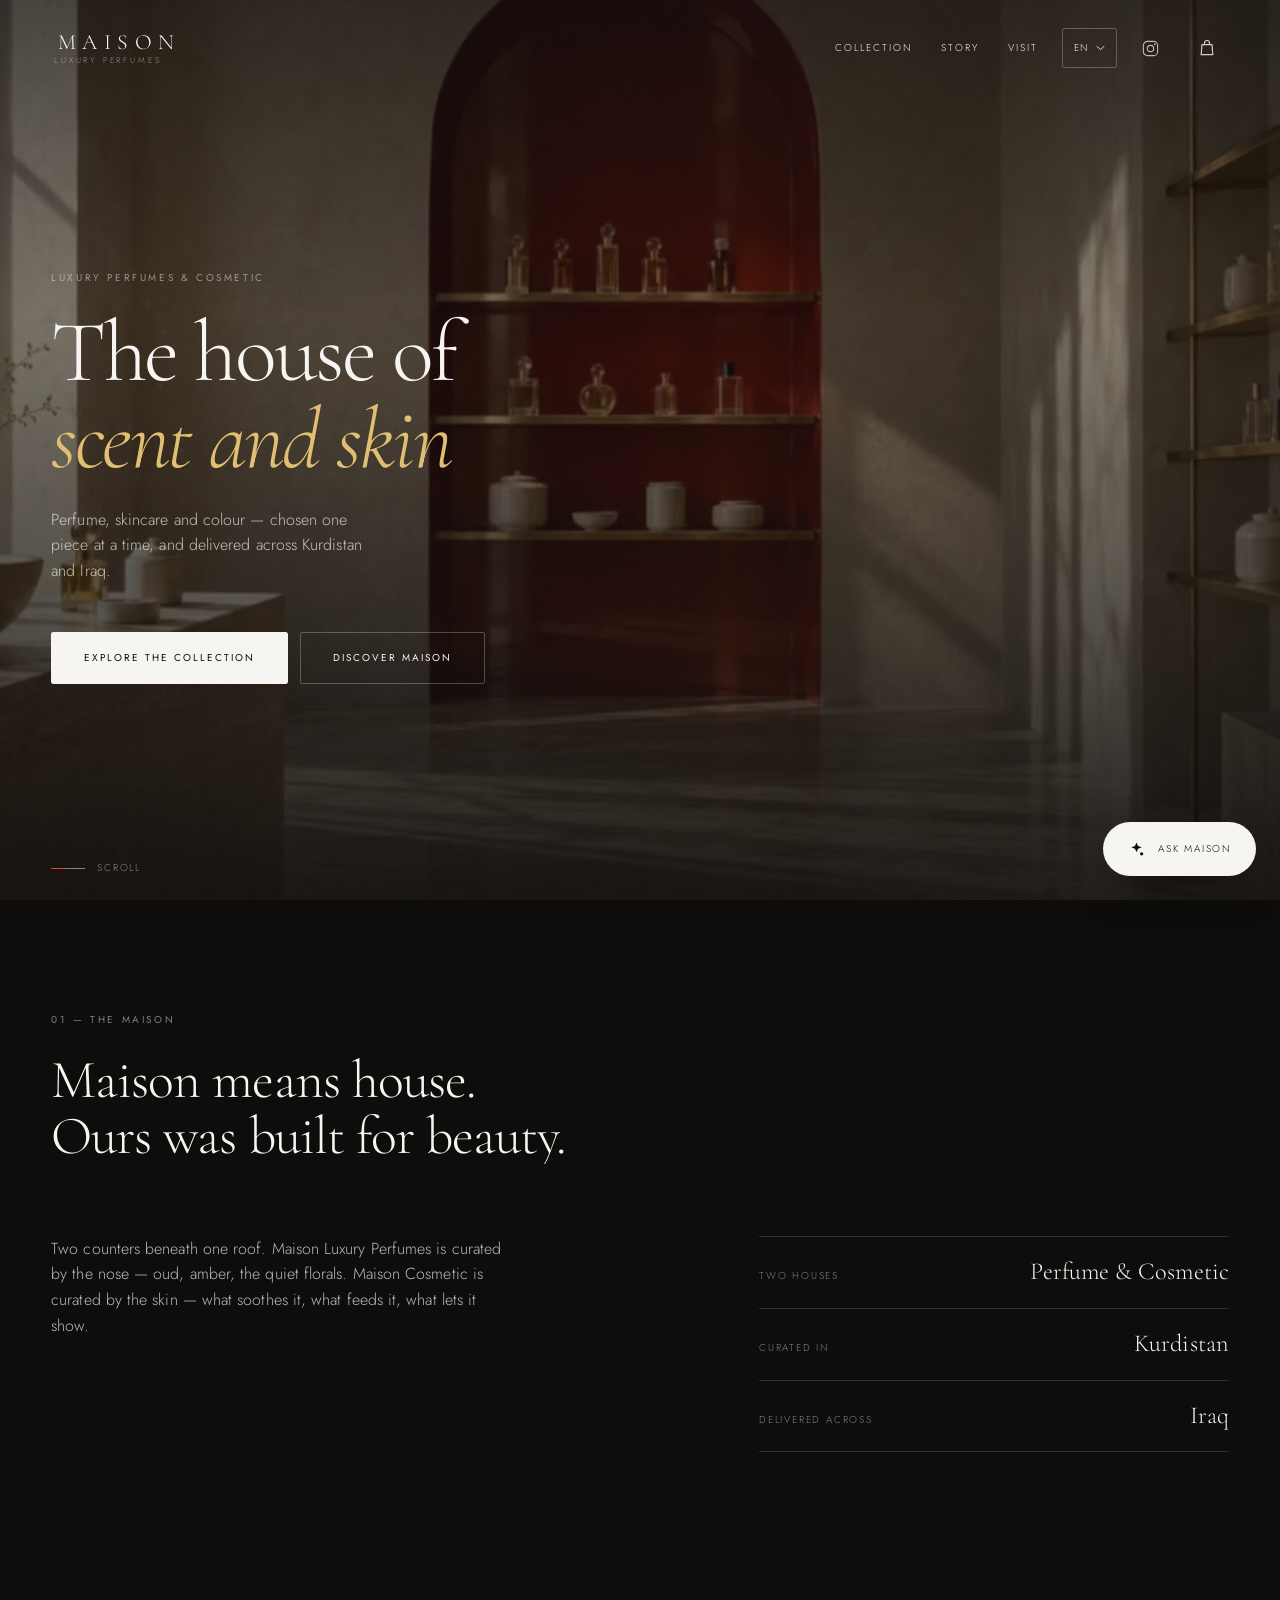
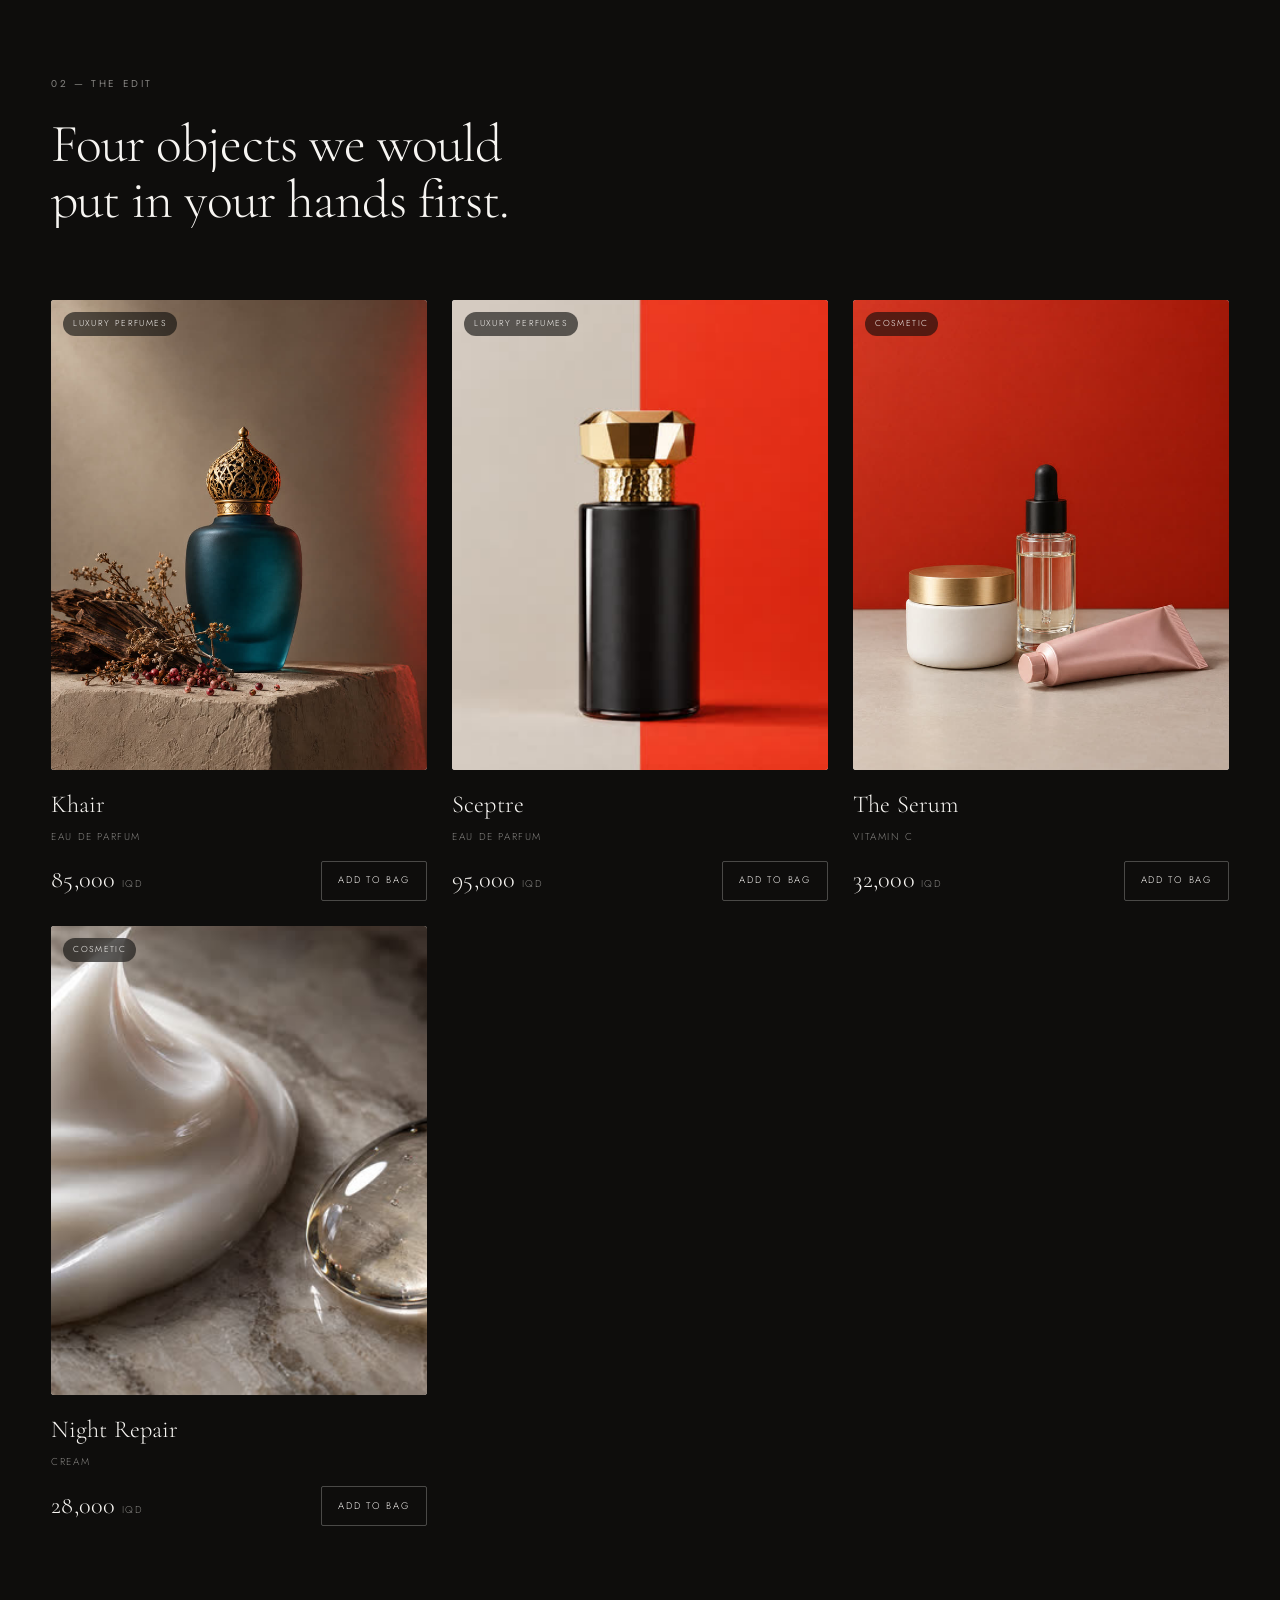
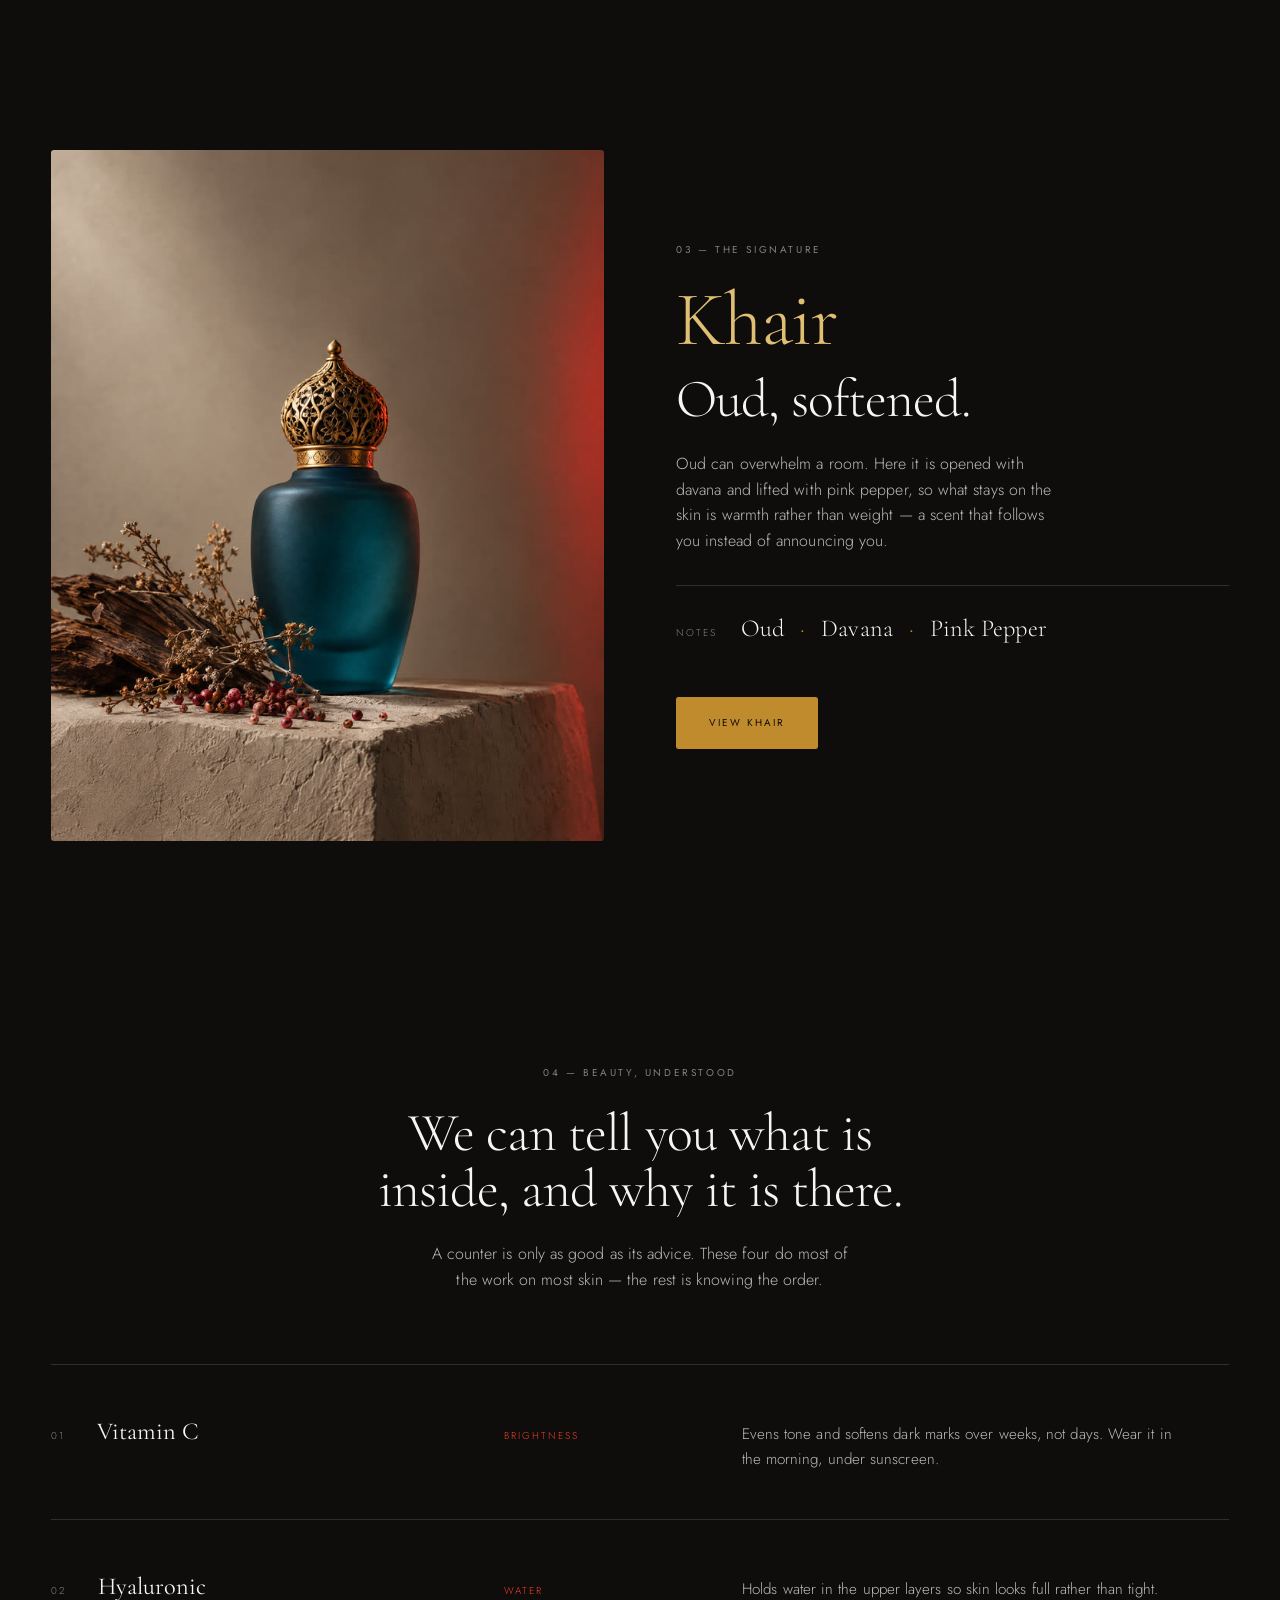
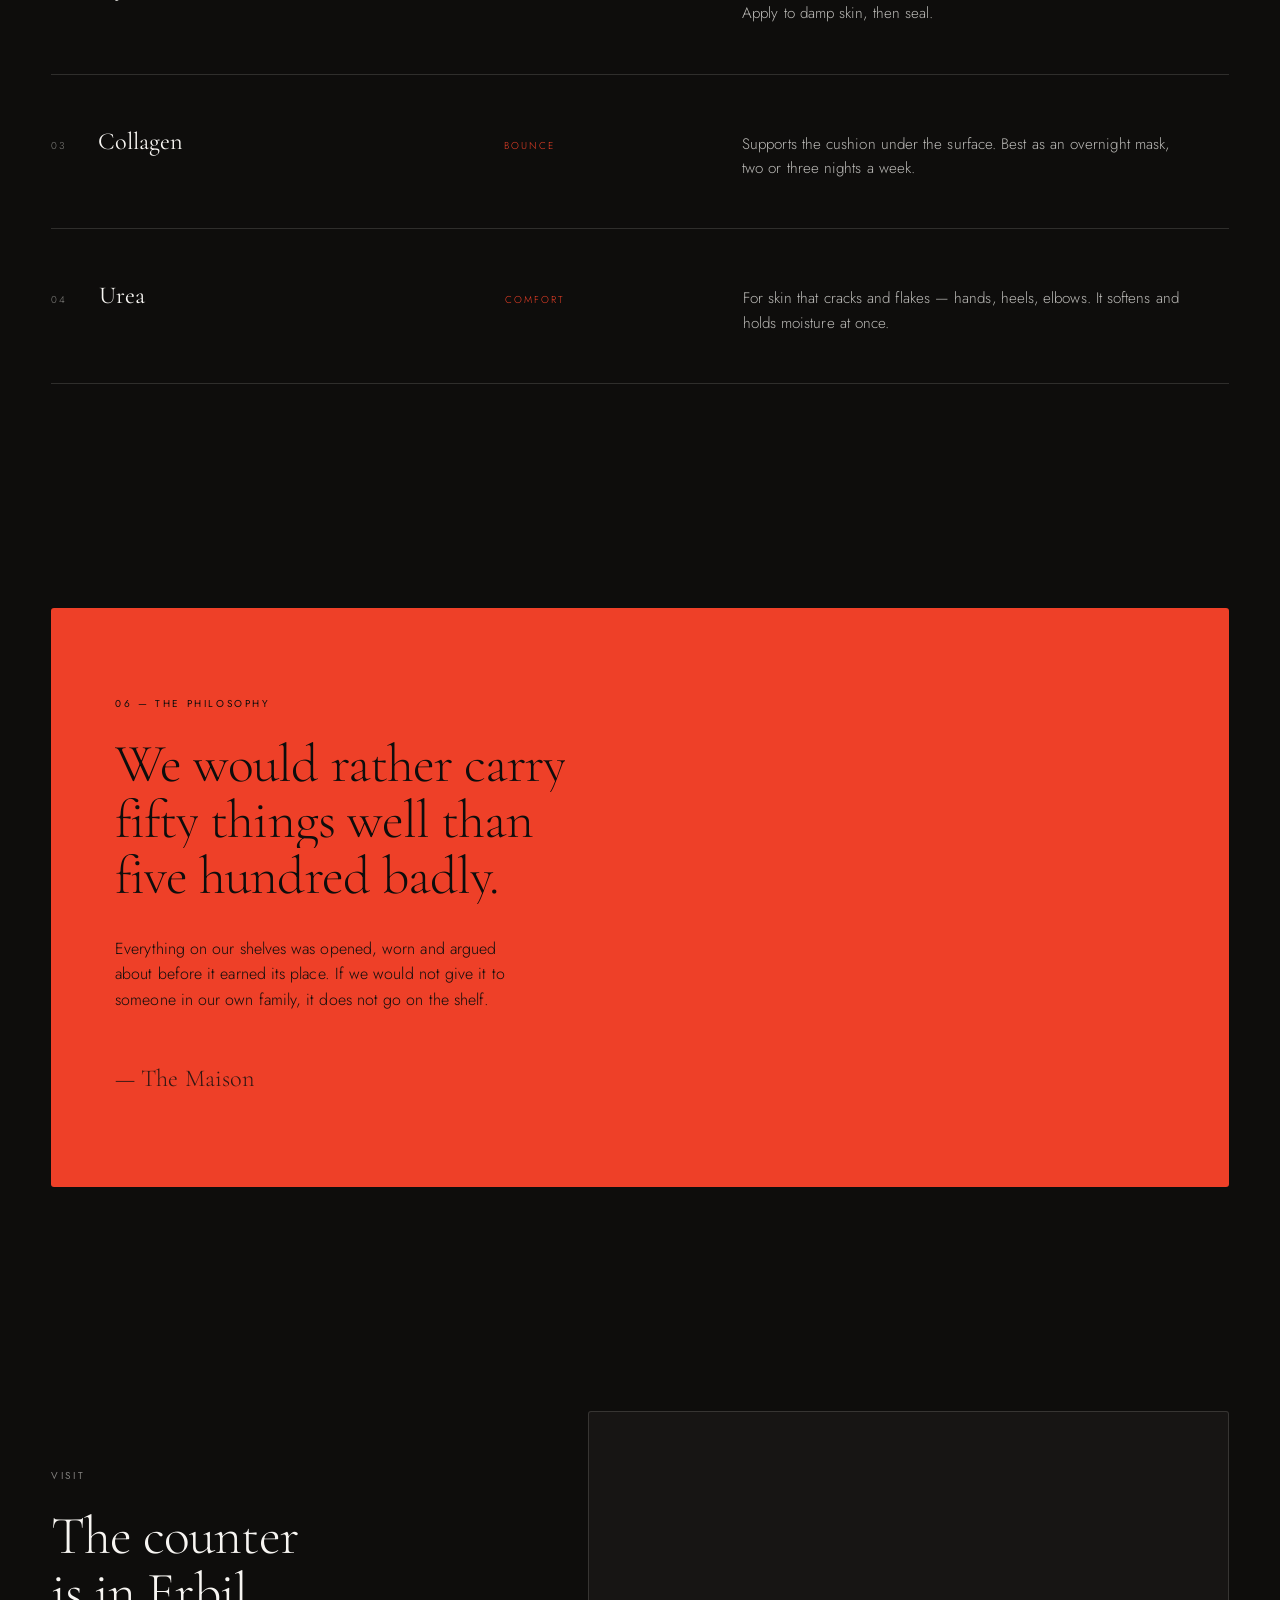
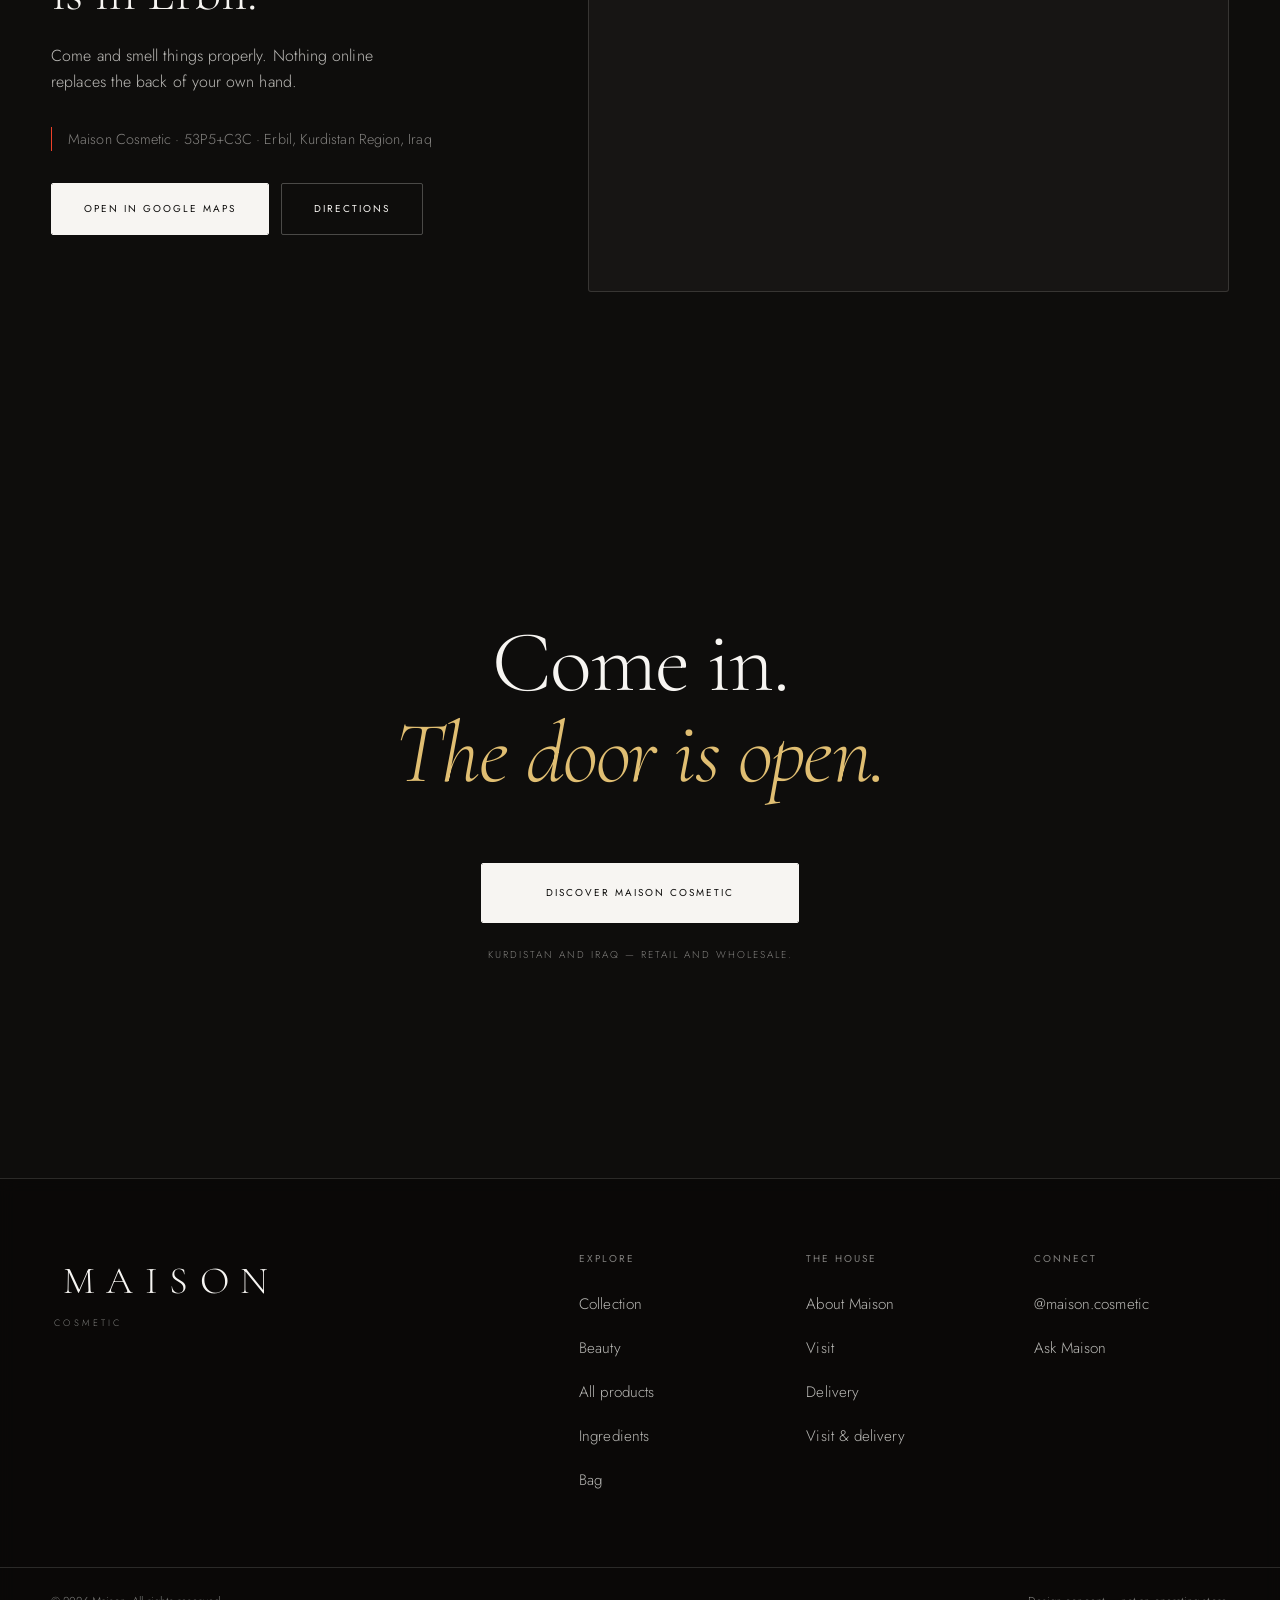
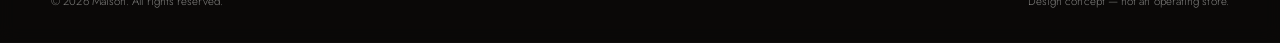
<file: index.html>
<!doctype html>
<html lang="en" dir="ltr">
<head>
<meta charset="utf-8">
<meta name="viewport" content="width=device-width, initial-scale=1, viewport-fit=cover">
<title>Maison — Luxury Perfumes &amp; Cosmetic</title>
<meta name="description" data-i18n-attr="content:doc.desc" content="Maison. A house of luxury perfume, skincare and colour — curated in Kurdistan, delivered across Iraq.">
<meta name="theme-color" content="#0E0D0C">
<link rel="canonical" href="https://maison-cosmetic-ahmads-projects-3806fa63.vercel.app/">
<meta property="og:type" content="website">
<meta property="og:site_name" content="Maison">
<meta property="og:url" content="https://maison-cosmetic-ahmads-projects-3806fa63.vercel.app/">
<meta property="og:title" content="Maison — Luxury Perfumes &amp; Cosmetic">
<meta property="og:description" content="A house of luxury perfume, skincare and colour — curated in Erbil, delivered across Kurdistan and Iraq.">
<meta property="og:image" content="https://maison-cosmetic-ahmads-projects-3806fa63.vercel.app/assets/img/og-maison.jpg">
<meta property="og:image:width" content="1200">
<meta property="og:image:height" content="630">
<meta property="og:locale" content="en">
<meta property="og:locale:alternate" content="ar">
<meta property="og:locale:alternate" content="ckb">
<meta name="twitter:card" content="summary_large_image">
<meta name="twitter:title" content="Maison — Luxury Perfumes &amp; Cosmetic">
<meta name="twitter:description" content="A house of luxury perfume, skincare and colour — curated in Erbil, delivered across Kurdistan and Iraq.">
<meta name="twitter:image" content="https://maison-cosmetic-ahmads-projects-3806fa63.vercel.app/assets/img/og-maison.jpg">
<meta name="format-detection" content="telephone=no">
<meta name="color-scheme" content="dark">

<link rel="preload" href="assets/fonts/cormorant-300.woff2" as="font" type="font/woff2" crossorigin>
<link rel="preload" href="assets/fonts/jost-300.woff2" as="font" type="font/woff2" crossorigin>
<link rel="stylesheet" href="assets/css/maison.css">
<link rel="icon" href="assets/img/mark.svg" type="image/svg+xml">
<link rel="apple-touch-icon" href="assets/img/apple-touch-icon.png">
<link rel="mask-icon" href="assets/img/mark.svg" color="#EE4028">

<script type="application/ld+json">
{
  "@context": "https://schema.org",
  "@type": "HealthAndBeautyBusiness",
  "name": "Maison Cosmetic",
  "alternateName": "Maison Luxury Perfumes",
  "description": "A house of luxury perfume, skincare and colour \u2014 curated in Erbil, delivered across Kurdistan and Iraq.",
  "url": "https://maison-cosmetic-ahmads-projects-3806fa63.vercel.app/",
  "image": "https://maison-cosmetic-ahmads-projects-3806fa63.vercel.app/assets/img/og-maison.jpg",
  "sameAs": ["https://www.instagram.com/maison.cosmetic/"],
  "address": {
    "@type": "PostalAddress",
    "addressLocality": "Erbil",
    "addressRegion": "Kurdistan Region",
    "addressCountry": "IQ"
  },
  "hasMap": "https://www.google.com/maps?q=53P5%2BC3C+MAISON+COSMETIC,+Erbil,+Erbil+Governorate&ftid=0x4007230064f77211:0xbb40c8933d0e33ff",
  "currenciesAccepted": "IQD",
  "paymentAccepted": "Cash on delivery",
  "areaServed": [
    { "@type": "AdministrativeArea", "name": "Kurdistan Region" },
    { "@type": "Country", "name": "Iraq" }
  ],
  "knowsLanguage": ["en", "ar", "ckb"]
}
</script>
</head>
<body data-view="home">

<a class="skip" href="#main" data-i18n="ui.skip">Skip to content</a>

<!-- ═══════ LOADER ═══════ -->
<div class="loader" id="loader" role="status" aria-live="polite">
  <div class="loader__inner">
    <div class="loader__mark">
      <span class="loader__letter">M</span><span class="loader__letter">A</span><span class="loader__letter">I</span><span class="loader__letter">S</span><span class="loader__letter">O</span><span class="loader__letter">N</span>
    </div>
    <div class="loader__rule"><i id="loaderBar"></i></div>
    <div class="loader__tag" data-i18n="loader.tagline">Scent · Skin · Colour</div>
  </div>
</div>

<div class="curtain" id="curtain" aria-hidden="true"><span class="curtain__mark">MAISON</span></div>

<!-- ═══════ THE JOURNEY — one film behind the whole site ═══════ -->
<div class="bg" aria-hidden="true">
  <div class="bg__media">
    <video class="bg__video" id="bgVideo" poster="assets/img/poster-journey.jpg"
           muted playsinline preload="auto" disablepictureinpicture></video>
    <img class="bg__still" id="bgStill" src="assets/img/poster-journey.jpg" alt="" decoding="async">
  </div>
</div>
<div class="bg__veil" aria-hidden="true"></div>
<div class="bg__grain" aria-hidden="true"></div>

<!-- ═══════ NAV ═══════ -->
<header class="nav" id="nav">
  <div class="nav__bar">
    <a class="nav__logo" href="#/" data-nav>
      <span class="nav__logoWord">MAISON</span>
      <span class="nav__logoSub" data-i18n="brand.perfumes">LUXURY PERFUMES</span>
    </a>

    <nav class="nav__links" aria-label="Primary">
      <a href="#/shop"   data-nav data-route="shop"  data-i18n="nav.collection">Collection</a>
      <a href="#/#story" data-nav data-spy="story" data-i18n="nav.story">Story</a>
      <a href="#/#store" data-nav data-spy="store" data-i18n="store.label">Visit</a>
    </nav>

    <div class="nav__tools">
      <div class="lang" id="lang">
        <button class="lang__btn" id="langBtn" aria-haspopup="true" aria-expanded="false">
          <span id="langCur">EN</span>
          <svg viewBox="0 0 10 6" aria-hidden="true"><path d="M1 1l4 4 4-4" fill="none" stroke="currentColor" stroke-width="1"/></svg>
        </button>
        <div class="lang__menu" id="langMenu" role="menu">
          <button role="menuitem" data-lang="en" lang="en">English</button>
          <button role="menuitem" data-lang="ar" lang="ar">العربية</button>
          <button role="menuitem" data-lang="ku" lang="ku">کوردی</button>
        </div>
      </div>

      <a class="nav__ig" href="https://www.instagram.com/maison.cosmetic/" target="_blank" rel="noopener">
        <svg viewBox="0 0 24 24" aria-hidden="true"><rect x="3" y="3" width="18" height="18" rx="5" fill="none" stroke="currentColor" stroke-width="1.4"/><circle cx="12" cy="12" r="4" fill="none" stroke="currentColor" stroke-width="1.4"/><circle cx="17.5" cy="6.5" r="1.1" fill="currentColor"/></svg>
        <span class="u-sr" data-i18n="nav.instagram">Instagram</span>
      </a>

      <a class="nav__bag" href="#/cart" data-nav id="bagBtn">
        <svg viewBox="0 0 24 24" aria-hidden="true"><path d="M6 8h12l1 12H5L6 8z" fill="none" stroke="currentColor" stroke-width="1.4" stroke-linejoin="round"/><path d="M9 8V6a3 3 0 0 1 6 0v2" fill="none" stroke="currentColor" stroke-width="1.4"/></svg>
        <span class="nav__bagCount" id="bagCount">0</span>
        <span class="u-sr" data-i18n="cart.open">Bag</span>
      </a>

      <button class="nav__burger" id="burger" aria-expanded="false">
        <span></span><span></span><span class="u-sr" data-i18n="nav.menu">Menu</span>
      </button>
    </div>
  </div>
</header>

<!-- ═══════ MOBILE MENU ═══════ -->
<div class="mmenu" id="mmenu" aria-hidden="true">
  <nav class="mmenu__list">
    <a href="#/shop"   data-nav><i>01</i><span data-i18n="nav.collection">Collection</span></a>
    <a href="#/#story" data-nav><i>02</i><span data-i18n="nav.story">Story</span></a>
    <a href="#/#store" data-nav><i>03</i><span data-i18n="store.label">Visit</span></a>
    <a href="#/cart"   data-nav><i>04</i><span data-i18n="cart.open">Bag</span></a>
  </nav>
  <div class="mmenu__foot">
    <div class="mmenu__langs">
      <button data-lang="en">English</button><button data-lang="ar">العربية</button><button data-lang="ku">کوردی</button>
    </div>
    <a href="https://www.instagram.com/maison.cosmetic/" target="_blank" rel="noopener">@maison.cosmetic</a>
  </div>
</div>

<main id="top">
<div id="main" tabindex="-1">

<!-- ══════════════════════════════════════════════════════════════
     VIEW · HOME
     ══════════════════════════════════════════════════════════════ -->
<div class="view is-on" data-viewname="home">

  <section class="hero wrap" id="hero">
    <div class="hero__copy">
      <p class="eyebrow" data-i18n="hero.eyebrow">Luxury Perfumes &amp; Cosmetic</p>
      <h1 class="hero__title">
        <span class="line"><span data-i18n="hero.title.a">The house of</span></span>
        <span class="line"><em data-i18n="hero.title.b">scent and skin</em></span>
      </h1>
      <p class="hero__lede" data-i18n="hero.lede">Perfume, skincare and colour — chosen one piece at a time.</p>
      <div class="hero__cta">
        <a class="btn" href="#/shop" data-nav data-magnetic><span data-i18n="hero.cta.primary">Explore the Collection</span></a>
        <a class="btn btn--ghost" href="#/#intro" data-nav data-magnetic><span data-i18n="hero.cta.secondary">Discover Maison</span></a>
      </div>
    </div>
    <div class="hero__meta wrap">
      <span class="hero__scroll"><i></i><span data-i18n="hero.scroll">Scroll</span></span>
      <span class="hero__chapter" id="chapter"></span>
    </div>
  </section>

  <section class="sec wrap" id="intro">
    <p class="eyebrow" data-reveal data-i18n="intro.label">01 — The Maison</p>
    <h2 class="intro__title display" data-reveal data-split data-i18n="intro.title">Maison means house.</h2>
    <div class="intro__grid">
      <p class="intro__body" data-reveal data-i18n="intro.body">Two counters beneath one roof.</p>
      <dl class="facts" data-reveal>
        <div class="facts__row"><dt data-i18n="intro.stat1.k">Two houses</dt><dd data-i18n="intro.stat1.v">Perfume &amp; Cosmetic</dd></div>
        <div class="facts__row"><dt data-i18n="intro.stat2.k">Curated in</dt><dd data-i18n="intro.stat2.v">Kurdistan</dd></div>
        <div class="facts__row"><dt data-i18n="intro.stat3.k">Delivered across</dt><dd data-i18n="intro.stat3.v">Iraq</dd></div>
      </dl>
    </div>
  </section>

  <section class="sec wrap" id="edit">
    <header class="secHead">
      <p class="eyebrow" data-reveal data-i18n="featured.label">02 — The Edit</p>
      <h2 class="secHead__title display" data-reveal data-split data-i18n="featured.title">Four objects we would put in your hands first.</h2>
    </header>
    <div class="pgrid" id="editGrid" data-reveal></div>
  </section>

  <section class="sig wrap" id="story">
    <div class="sig__grid">
      <div class="sig__media" data-reveal>
        <img src="assets/img/khair-oud-1200.jpg" srcset="assets/img/khair-oud-720.jpg 720w, assets/img/khair-oud-1200.jpg 1200w"
             sizes="(max-width:1024px) 92vw, 46vw" alt="" loading="lazy" decoding="async">
      </div>
      <div>
        <p class="eyebrow" data-reveal data-i18n="signature.label">03 — The Signature</p>
        <p class="sig__name" data-reveal data-i18n="signature.name">Khair</p>
        <h2 class="sig__title display" data-reveal data-split data-i18n="signature.title">Oud, softened.</h2>
        <p class="sig__body" data-reveal data-i18n="signature.body">Oud can overwhelm a room.</p>
        <div class="notes" data-reveal>
          <span class="notes__label" data-i18n="signature.notes.label">Notes</span>
          <ul class="notes__list">
            <li data-i18n="signature.note.1">Oud</li><li data-i18n="signature.note.2">Davana</li><li data-i18n="signature.note.3">Pink Pepper</li>
          </ul>
        </div>
        <a class="btn btn--gold" href="#/p/khair" data-nav data-magnetic data-reveal><span data-i18n="signature.cta">View Khair</span></a>
      </div>
    </div>
  </section>

  <section class="sec wrap" id="science">
    <header class="secHead secHead--center">
      <p class="eyebrow" data-reveal data-i18n="science.label">04 — Beauty, understood</p>
      <h2 class="secHead__title display" data-reveal data-split data-i18n="science.title">We can tell you what is inside.</h2>
      <p class="secHead__lede" data-reveal data-i18n="science.body">A counter is only as good as its advice.</p>
    </header>
    <ol class="sci__list">
      <li class="sci__row" data-reveal><span class="sci__idx">01</span>
        <h3 class="sci__name" data-i18n="science.1.name">Vitamin C</h3>
        <p class="sci__role" data-i18n="science.1.role">Brightness</p>
        <p class="sci__body" data-i18n="science.1.body">Evens tone.</p></li>
      <li class="sci__row" data-reveal><span class="sci__idx">02</span>
        <h3 class="sci__name" data-i18n="science.2.name">Hyaluronic</h3>
        <p class="sci__role" data-i18n="science.2.role">Water</p>
        <p class="sci__body" data-i18n="science.2.body">Holds water.</p></li>
      <li class="sci__row" data-reveal><span class="sci__idx">03</span>
        <h3 class="sci__name" data-i18n="science.3.name">Collagen</h3>
        <p class="sci__role" data-i18n="science.3.role">Bounce</p>
        <p class="sci__body" data-i18n="science.3.body">Supports the cushion.</p></li>
      <li class="sci__row" data-reveal><span class="sci__idx">04</span>
        <h3 class="sci__name" data-i18n="science.4.name">Urea</h3>
        <p class="sci__role" data-i18n="science.4.role">Comfort</p>
        <p class="sci__body" data-i18n="science.4.body">For skin that cracks.</p></li>
    </ol>
  </section>

  <section class="sec wrap" id="philosophy">
    <div class="phil__panel" data-reveal>
      <p class="eyebrow" data-i18n="philosophy.label">05 — The Philosophy</p>
      <h2 class="phil__title display" data-split data-i18n="philosophy.title">We would rather carry fifty things well.</h2>
      <p class="phil__body" data-i18n="philosophy.body">Everything on our shelves was opened.</p>
      <p class="phil__sign" data-i18n="philosophy.sign">— The Maison</p>
    </div>
  </section>

  <!-- ═══ STORE / MAP ═══ -->
  <section class="sec wrap" id="store">
    <div class="store__grid">
      <div>
        <p class="eyebrow" data-reveal data-i18n="store.label">Visit</p>
        <h2 class="store__title display" data-reveal data-split data-i18n="store.title">The counter is in Erbil.</h2>
        <p class="store__body" data-reveal data-i18n="store.body">Come and smell things properly.</p>
        <p class="store__addr" data-reveal data-i18n="store.addr">Maison Cosmetic · 53P5+C3C · Erbil</p>
        <div class="store__acts" data-reveal>
          <a class="btn" id="mapOpen" href="https://www.google.com/maps?q=53P5%2BC3C+MAISON+COSMETIC,+Erbil,+Erbil+Governorate&amp;ftid=0x4007230064f77211:0xbb40c8933d0e33ff" target="_blank" rel="noopener" data-magnetic><span data-i18n="store.open">Open in Google Maps</span></a>
          <a class="btn btn--ghost" href="https://www.google.com/maps/dir/?api=1&destination=53P5%2BC3C+MAISON+COSMETIC,+Erbil,+Erbil+Governorate" target="_blank" rel="noopener" data-magnetic><span data-i18n="store.directions">Directions</span></a>
        </div>
      </div>
      <div class="map" data-reveal id="map">
        <!-- Point straight at the final embed endpoint: the /maps?...&output=embed
             form 301s with X-Frame-Options: SAMEORIGIN, which browsers enforce on
             the redirect, so that URL silently fails to frame. -->
        <iframe id="mapFrame" title="Maison Cosmetic, Erbil" loading="lazy"
          referrerpolicy="no-referrer-when-downgrade" allowfullscreen
          src="https://www.google.com/maps/embed?origin=mfe&amp;pb=!1m2!2m1!1s53P5%2BC3C+MAISON+COSMETIC,+Erbil,+Erbil+Governorate"></iframe>
        <div class="map__fallback" id="mapFallback" hidden>
          <svg viewBox="0 0 24 24" aria-hidden="true"><path d="M12 21s7-6.2 7-11a7 7 0 1 0-14 0c0 4.8 7 11 7 11z" fill="none" stroke="currentColor" stroke-width="1.4"/><circle cx="12" cy="10" r="2.4" fill="none" stroke="currentColor" stroke-width="1.4"/></svg>
          <span data-i18n="store.addr">Maison Cosmetic · 53P5+C3C · Erbil</span>
          <a class="btn btn--ghost" href="https://www.google.com/maps?q=53P5%2BC3C+MAISON+COSMETIC,+Erbil,+Erbil+Governorate&amp;ftid=0x4007230064f77211:0xbb40c8933d0e33ff" target="_blank" rel="noopener"><span data-i18n="store.open">Open in Google Maps</span></a>
        </div>
      </div>
    </div>
  </section>

  <section class="final wrap" id="final">
    <div>
      <h2 class="final__title display">
        <span class="line" data-i18n="final.title.a">Come in.</span>
        <span class="line"><em data-i18n="final.title.b">The door is open.</em></span>
      </h2>
      <a class="btn btn--lg" href="#/shop" data-nav data-magnetic><span data-i18n="final.cta">Discover Maison Cosmetic</span></a>
      <p class="final__sub" data-i18n="final.sub">Kurdistan and Iraq — retail and wholesale.</p>
    </div>
  </section>
</div>

<!-- ══════════════════════════════════════════════════════════════
     VIEW · SHOP
     ══════════════════════════════════════════════════════════════ -->
<div class="view" data-viewname="shop">
  <div class="wrap">
    <header class="view__head">
      <p class="eyebrow" data-i18n="collection.label">07 — The Collection</p>
      <h1 class="view__title display" data-i18n="shop.title">The Collection</h1>
      <p class="view__lede" data-i18n="shop.lede">Everything here was opened and tried.</p>
    </header>
    <div class="shop__bar">
      <div class="filters" id="filters" role="group"></div>
      <div class="shop__sort">
        <label for="sortSel" data-i18n="shop.sort">Sort</label>
        <select id="sortSel">
          <option value="featured" data-i18n="shop.sort.featured">Featured</option>
          <option value="low" data-i18n="shop.sort.low">Price — low to high</option>
          <option value="high" data-i18n="shop.sort.high">Price — high to low</option>
        </select>
      </div>
    </div>
    <div class="pgrid" id="shopGrid"></div>
    <p class="shop__empty" id="shopEmpty" hidden data-i18n="shop.empty">Nothing in this counter yet.</p>
  </div>
</div>

<!-- ══════════════════════════════════════════════════════════════
     VIEW · PRODUCT  (rendered by store.js)
     ══════════════════════════════════════════════════════════════ -->
<div class="view" data-viewname="product">
  <div class="wrap"><div id="pdp"></div></div>
</div>

<!-- ══════════════════════════════════════════════════════════════
     VIEW · CART
     ══════════════════════════════════════════════════════════════ -->
<div class="view" data-viewname="cart">
  <div class="wrap">
    <header class="view__head">
      <h1 class="view__title display" data-i18n="cart.title">Your bag</h1>
    </header>
    <div id="cartBody"></div>
  </div>
</div>

<!-- ══════════════════════════════════════════════════════════════
     VIEW · CHECKOUT
     ══════════════════════════════════════════════════════════════ -->
<div class="view" data-viewname="checkout">
  <div class="wrap">
    <header class="view__head">
      <h1 class="view__title display" data-i18n="co.title">Checkout</h1>
    </header>
    <div id="coBody"></div>
  </div>
</div>

</div>
</main>

<!-- ═══════ FOOTER ═══════ -->
<footer class="foot">
  <div class="wrap foot__top">
    <a class="foot__logo" href="#/" data-nav><span>MAISON</span><i data-i18n="brand.cosmetic">COSMETIC</i></a>
    <div class="foot__cols">
      <div><h2 class="foot__h" data-i18n="footer.explore">Explore</h2>
        <a href="#/shop" data-nav data-i18n="nav.collection">Collection</a>
        <a href="#/#science" data-nav data-i18n="nav.beauty">Beauty</a>
        <a href="products.html">All products</a>
        <a href="ingredients.html">Ingredients</a>
        <a href="#/cart" data-nav data-i18n="cart.open">Bag</a></div>
      <div><h2 class="foot__h" data-i18n="footer.house">The House</h2>
        <a href="#/#philosophy" data-nav data-i18n="footer.about">About Maison</a>
        <a href="#/#store" data-nav data-spy="store" data-i18n="store.label">Visit</a>
        <a href="#/#store" data-nav data-i18n="footer.delivery">Delivery</a>
        <a href="locations.html">Visit &amp; delivery</a></div>
      <div><h2 class="foot__h" data-i18n="footer.connect">Connect</h2>
        <a href="https://www.instagram.com/maison.cosmetic/" target="_blank" rel="noopener">@maison.cosmetic</a>
        <a href="#" data-advisor data-i18n="ai.open">Ask Maison</a></div>
    </div>
  </div>
  <div class="wrap foot__bot">
    <span>© <span id="yr">2026</span> Maison. <span data-i18n="footer.rights">All rights reserved.</span></span>
    <span data-i18n="footer.design">Design concept — not an operating store.</span>
  </div>
</footer>

<!-- ═══════ ADVISOR ═══════ -->
<button class="advisor__launch" id="advisorLaunch" aria-expanded="false">
  <svg viewBox="0 0 24 24" aria-hidden="true"><path d="M12 3l1.9 4.7L18.6 9l-4.7 1.9L12 15.6 10.1 10.9 5.4 9l4.7-1.3L12 3z" fill="currentColor"/><circle cx="18.5" cy="17.5" r="2.1" fill="currentColor"/></svg>
  <span data-i18n="ai.open">Ask Maison</span>
</button>

<div class="advisor" id="advisor" aria-hidden="true" aria-label="Maison Advisor">
  <div class="advisor__head">
    <div class="advisor__avatar" aria-hidden="true">M</div>
    <div class="advisor__id">
      <strong data-i18n="ai.title">Maison Advisor</strong>
      <span data-i18n="ai.sub">Here to help you choose</span>
    </div>
    <button id="advisorReset" title="Start over">
      <svg viewBox="0 0 24 24" aria-hidden="true"><path d="M4 12a8 8 0 1 1 2.6 5.9M4 20v-5h5" fill="none" stroke="currentColor" stroke-width="1.6" stroke-linecap="round" stroke-linejoin="round"/></svg>
      <span class="u-sr" data-i18n="ai.reset">Start over</span>
    </button>
    <button id="advisorClose">
      <svg viewBox="0 0 24 24" aria-hidden="true"><path d="M6 6l12 12M18 6L6 18" fill="none" stroke="currentColor" stroke-width="1.6" stroke-linecap="round"/></svg>
      <span class="u-sr" data-i18n="ai.close">Close</span>
    </button>
  </div>
  <div class="advisor__log" id="advisorLog" role="log" aria-live="polite"></div>
  <div class="advisor__foot">
    <form class="advisor__form" id="advisorForm">
      <input class="field" id="advisorInput" type="text" autocomplete="off"
             data-i18n-attr="placeholder:ai.placeholder" placeholder="Ask about a product…">
      <button type="submit">
        <svg viewBox="0 0 24 24" aria-hidden="true"><path d="M4 12h15M13 6l6 6-6 6" fill="none" stroke="currentColor" stroke-width="1.7" stroke-linecap="round" stroke-linejoin="round"/></svg>
        <span class="u-sr" data-i18n="ai.send">Send</span>
      </button>
    </form>
    <p class="advisor__legal" data-i18n="ai.disclaimer">A guided advisor, not a medical service.</p>
  </div>
</div>

<div class="toast" id="toast" role="status" aria-live="polite"></div>
<p class="u-sr" id="announcer" role="status" aria-live="polite"></p>

<script src="assets/js/i18n.js"></script>
<script src="assets/js/catalogue.js"></script>
<script src="assets/js/scene.js"></script>
<script src="assets/js/store.js"></script>
<script src="assets/js/advisor.js"></script>
<script src="assets/js/app.js"></script>
</body>
</html>
</file>
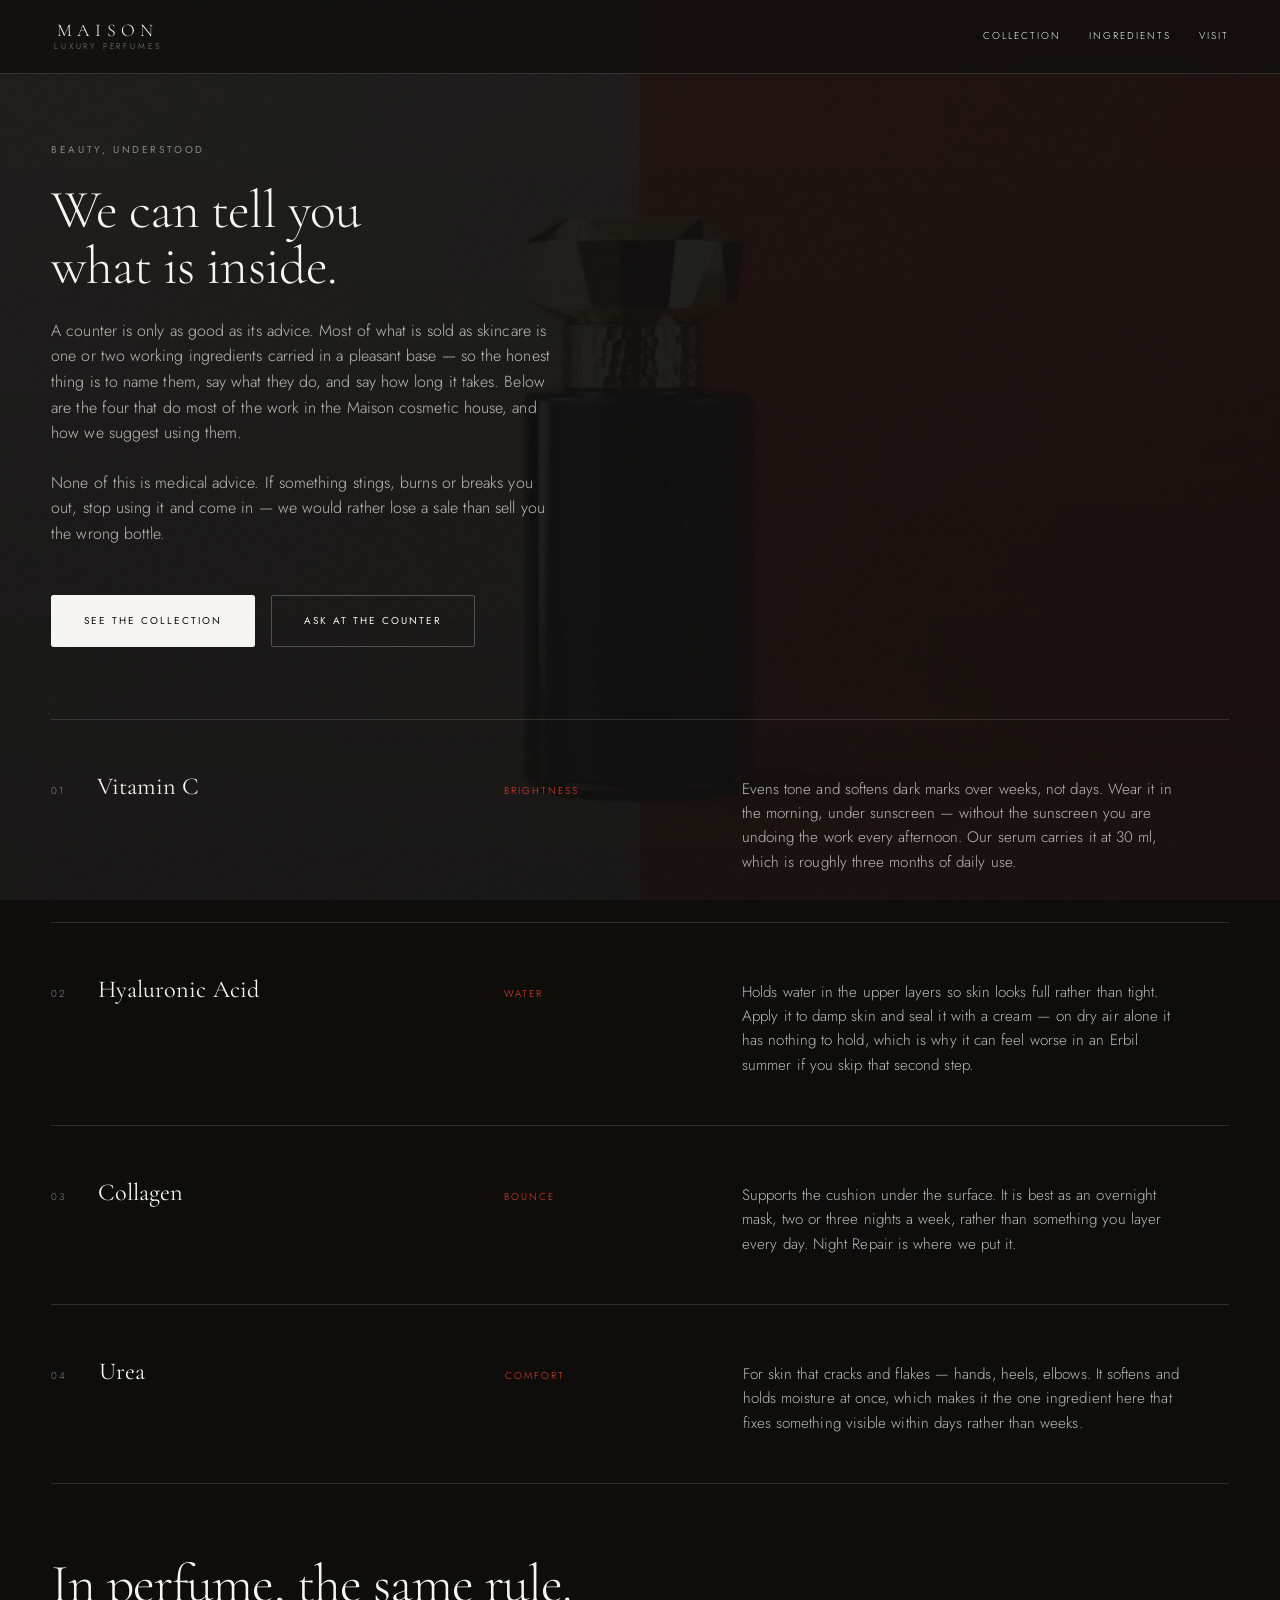
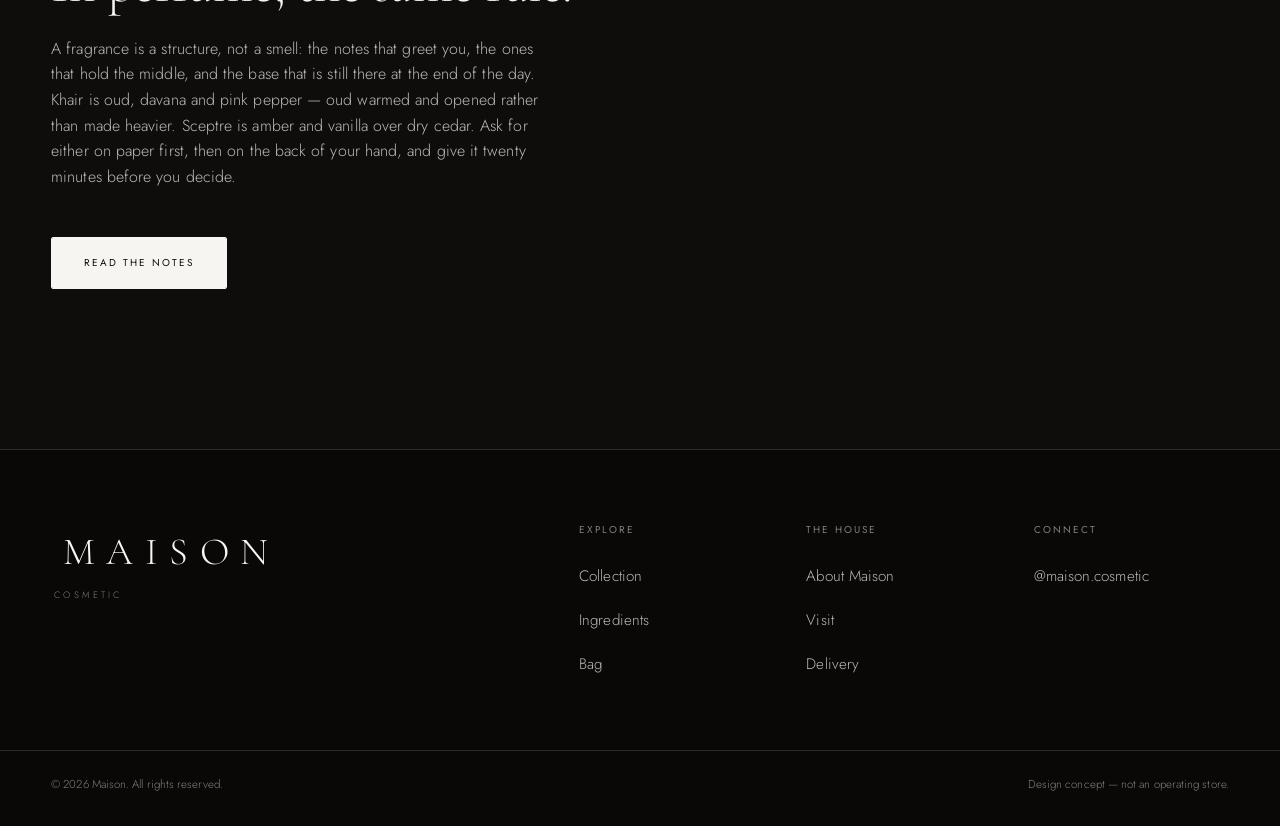
<file: ingredients.html>
<!doctype html>
<html lang="en" dir="ltr">
<head>
<meta charset="utf-8">
<meta name="viewport" content="width=device-width, initial-scale=1, viewport-fit=cover">
<title>Ingredients — What Is Actually In It | Maison</title>
<meta name="description" content="Vitamin C, hyaluronic acid, collagen and urea — what each one does, when to use it and what to pair it with. Plain answers from the Maison counter in Erbil.">
<meta name="theme-color" content="#0E0D0C">
<link rel="canonical" href="/ingredients">
<meta property="og:type" content="website">
<meta property="og:site_name" content="Maison">
<meta property="og:title" content="Ingredients — What Is Actually In It | Maison">
<meta property="og:description" content="Vitamin C, hyaluronic acid, collagen and urea — what each one does, when to use it and what to pair it with.">
<meta property="og:image" content="https://maison-cosmetic-ahmads-projects-3806fa63.vercel.app/assets/img/og-maison.jpg">
<meta name="twitter:card" content="summary_large_image">
<meta name="twitter:title" content="Ingredients — What Is Actually In It | Maison">
<meta name="twitter:description" content="Vitamin C, hyaluronic acid, collagen and urea — what each one does and when to use it.">
<meta name="twitter:image" content="https://maison-cosmetic-ahmads-projects-3806fa63.vercel.app/assets/img/og-maison.jpg">
<meta name="color-scheme" content="dark">

<link rel="preload" href="assets/fonts/cormorant-300.woff2" as="font" type="font/woff2" crossorigin>
<link rel="preload" href="assets/fonts/jost-300.woff2" as="font" type="font/woff2" crossorigin>
<link rel="stylesheet" href="assets/css/maison.css">
<link rel="stylesheet" href="assets/css/pages.css">
<link rel="icon" href="assets/img/mark.svg" type="image/svg+xml">
<link rel="apple-touch-icon" href="assets/img/apple-touch-icon.png">
<link rel="mask-icon" href="assets/img/mark.svg" color="#EE4028">

<script type="application/ld+json">
{
  "@context": "https://schema.org",
  "@type": "FAQPage",
  "mainEntity": [
    {
      "@type": "Question",
      "name": "What does vitamin C do for skin?",
      "acceptedAnswer": { "@type": "Answer", "text": "It evens tone and softens dark marks over weeks, not days. Wear it in the morning, under sunscreen." }
    },
    {
      "@type": "Question",
      "name": "What does hyaluronic acid do?",
      "acceptedAnswer": { "@type": "Answer", "text": "It holds water in the upper layers so skin looks full rather than tight. Apply to damp skin, then seal it with a cream." }
    },
    {
      "@type": "Question",
      "name": "What does collagen do in a cream?",
      "acceptedAnswer": { "@type": "Answer", "text": "It supports the cushion under the surface. It works best as an overnight mask, two or three nights a week." }
    },
    {
      "@type": "Question",
      "name": "What is urea used for?",
      "acceptedAnswer": { "@type": "Answer", "text": "For skin that cracks and flakes — hands, heels and elbows. It softens and holds moisture at the same time." }
    }
  ]
}
</script>
</head>
<body data-view="shop" data-collection="ingredients">

<a class="skip" href="#main">Skip to content</a>

<div class="bg" aria-hidden="true">
  <div class="bg__media"><img class="bg__still" src="assets/img/poster-flacon.jpg" alt="" decoding="async"></div>
</div>
<div class="bg__veil" aria-hidden="true"></div>
<div class="bg__grain" aria-hidden="true"></div>

<header class="nav is-stuck">
  <div class="nav__bar">
    <a class="nav__logo" href="index.html">
      <span class="nav__logoWord">MAISON</span>
      <span class="nav__logoSub">LUXURY PERFUMES</span>
    </a>
    <nav class="nav__links" aria-label="Primary">
      <a href="products.html">Collection</a>
      <a href="ingredients.html" aria-current="page">Ingredients</a>
      <a href="locations.html">Visit</a>
    </nav>
  </div>
</header>

<main id="main" tabindex="-1">
<section class="page wrap">

  <header class="page__head">
    <p class="eyebrow">Beauty, understood</p>
    <h1 class="page__title display">We can tell you what is inside.</h1>
    <p class="page__lede">A counter is only as good as its advice. Most of what is sold as skincare is one or two working ingredients carried in a pleasant base — so the honest thing is to name them, say what they do, and say how long it takes. Below are the four that do most of the work in the Maison cosmetic house, and how we suggest using them.</p>
    <p class="page__lede">None of this is medical advice. If something stings, burns or breaks you out, stop using it and come in — we would rather lose a sale than sell you the wrong bottle.</p>
    <div class="page__acts">
      <a class="btn" href="products.html">See the collection</a>
      <a class="btn btn--ghost" href="locations.html">Ask at the counter</a>
    </div>
  </header>

  <div id="detail" class="detail" hidden></div>

  <h2 class="u-sr">The working ingredients</h2>
  <ol class="sci__list">
    <li class="sci__row"><span class="sci__idx">01</span>
      <h3 class="sci__name">Vitamin C</h3>
      <p class="sci__role">Brightness</p>
      <p class="sci__body">Evens tone and softens dark marks over weeks, not days. Wear it in the morning, under sunscreen — without the sunscreen you are undoing the work every afternoon. Our serum carries it at 30 ml, which is roughly three months of daily use.</p></li>

    <li class="sci__row"><span class="sci__idx">02</span>
      <h3 class="sci__name">Hyaluronic Acid</h3>
      <p class="sci__role">Water</p>
      <p class="sci__body">Holds water in the upper layers so skin looks full rather than tight. Apply it to damp skin and seal it with a cream — on dry air alone it has nothing to hold, which is why it can feel worse in an Erbil summer if you skip that second step.</p></li>

    <li class="sci__row"><span class="sci__idx">03</span>
      <h3 class="sci__name">Collagen</h3>
      <p class="sci__role">Bounce</p>
      <p class="sci__body">Supports the cushion under the surface. It is best as an overnight mask, two or three nights a week, rather than something you layer every day. Night Repair is where we put it.</p></li>

    <li class="sci__row"><span class="sci__idx">04</span>
      <h3 class="sci__name">Urea</h3>
      <p class="sci__role">Comfort</p>
      <p class="sci__body">For skin that cracks and flakes — hands, heels, elbows. It softens and holds moisture at once, which makes it the one ingredient here that fixes something visible within days rather than weeks.</p></li>
  </ol>

  <section class="page__head page__sec">
    <h2 class="page__title display">In perfume, the same rule.</h2>
    <p class="page__lede">A fragrance is a structure, not a smell: the notes that greet you, the ones that hold the middle, and the base that is still there at the end of the day. Khair is oud, davana and pink pepper — oud warmed and opened rather than made heavier. Sceptre is amber and vanilla over dry cedar. Ask for either on paper first, then on the back of your hand, and give it twenty minutes before you decide.</p>
    <div class="page__acts">
      <a class="btn" href="products.html">Read the notes</a>
    </div>
  </section>

</section>
</main>

<footer class="foot">
  <div class="wrap foot__top">
    <a class="foot__logo" href="index.html"><span>MAISON</span><i>COSMETIC</i></a>
    <div class="foot__cols">
      <div><h2 class="foot__h">Explore</h2>
        <a href="products.html">Collection</a>
        <a href="ingredients.html">Ingredients</a>
        <a href="index.html#/cart">Bag</a></div>
      <div><h2 class="foot__h">The House</h2>
        <a href="index.html#philosophy">About Maison</a>
        <a href="locations.html">Visit</a>
        <a href="locations.html#delivery">Delivery</a></div>
      <div><h2 class="foot__h">Connect</h2>
        <a href="https://www.instagram.com/maison.cosmetic/" target="_blank" rel="noopener">@maison.cosmetic</a></div>
    </div>
  </div>
  <div class="wrap foot__bot">
    <span>© 2026 Maison. All rights reserved.</span>
    <span>Design concept — not an operating store.</span>
  </div>
</footer>

<script src="assets/js/page-detail.js" defer></script>
</body>
</html>
</file>
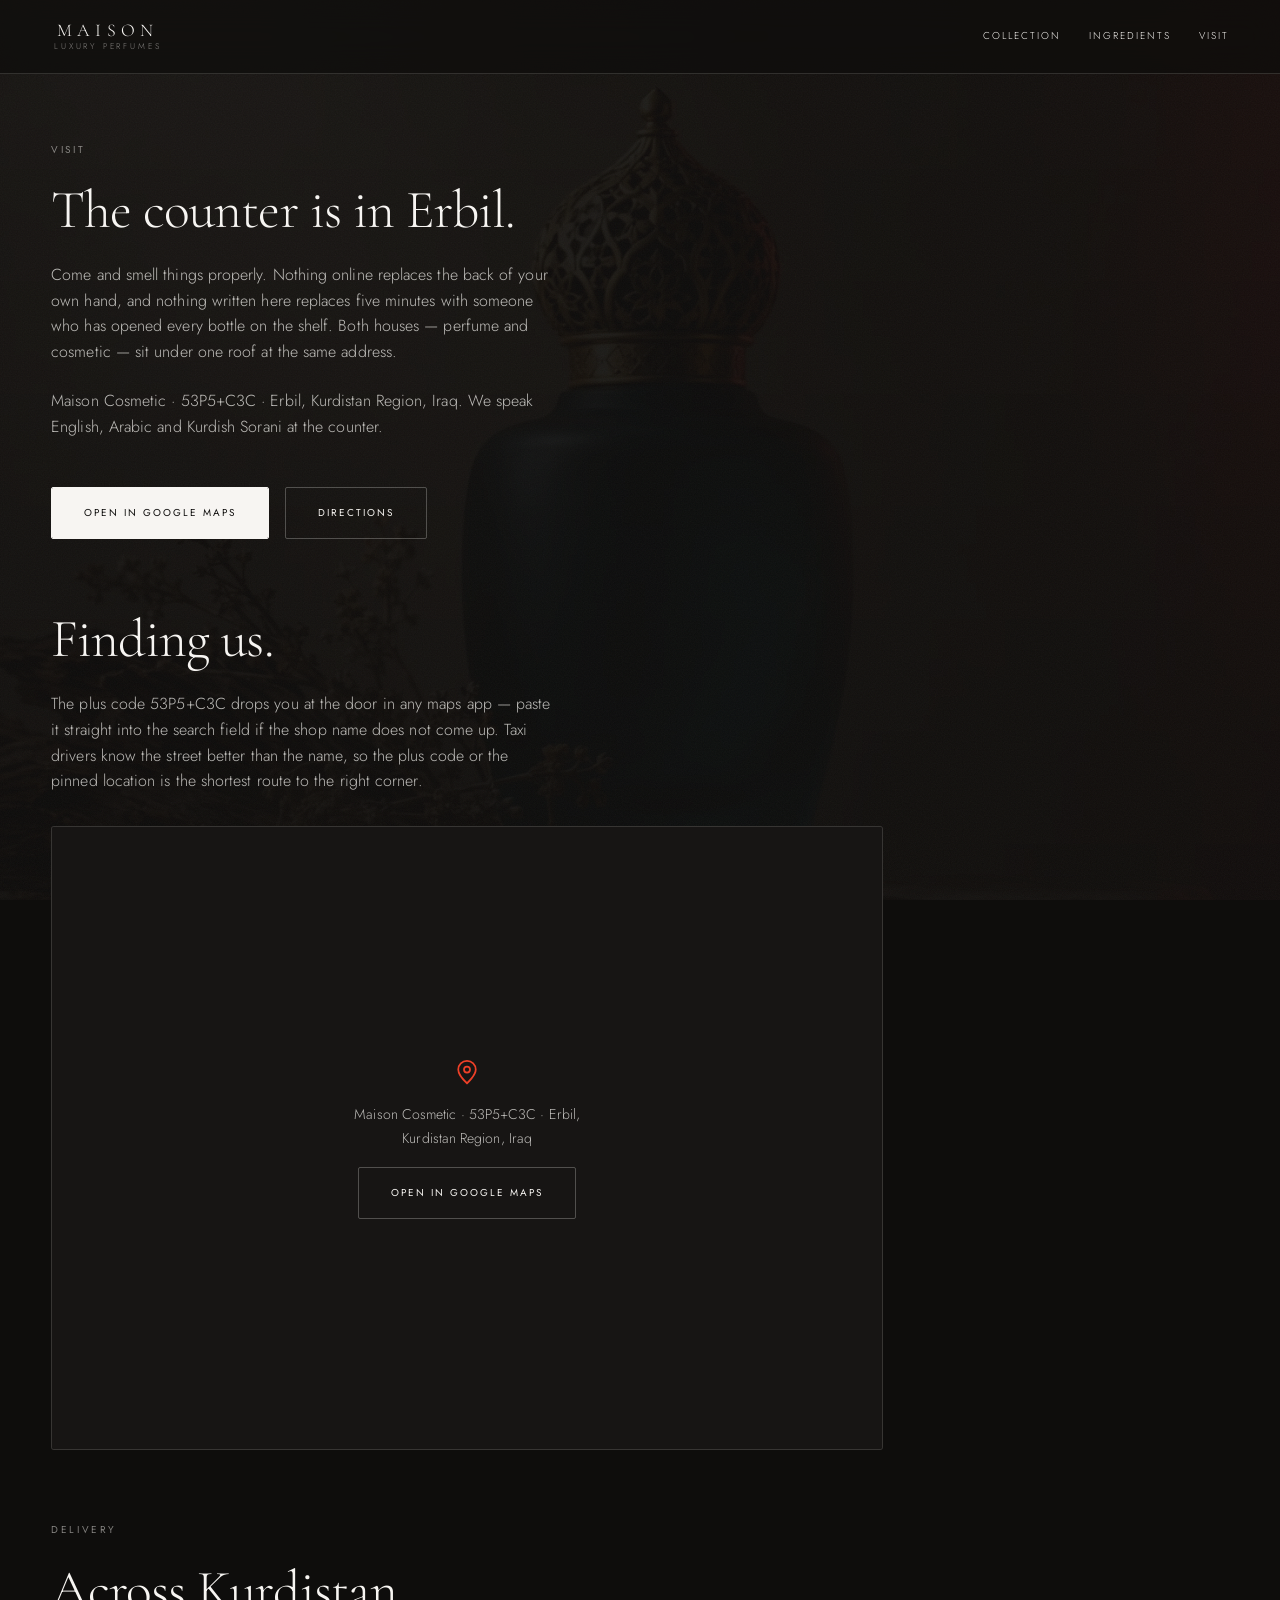
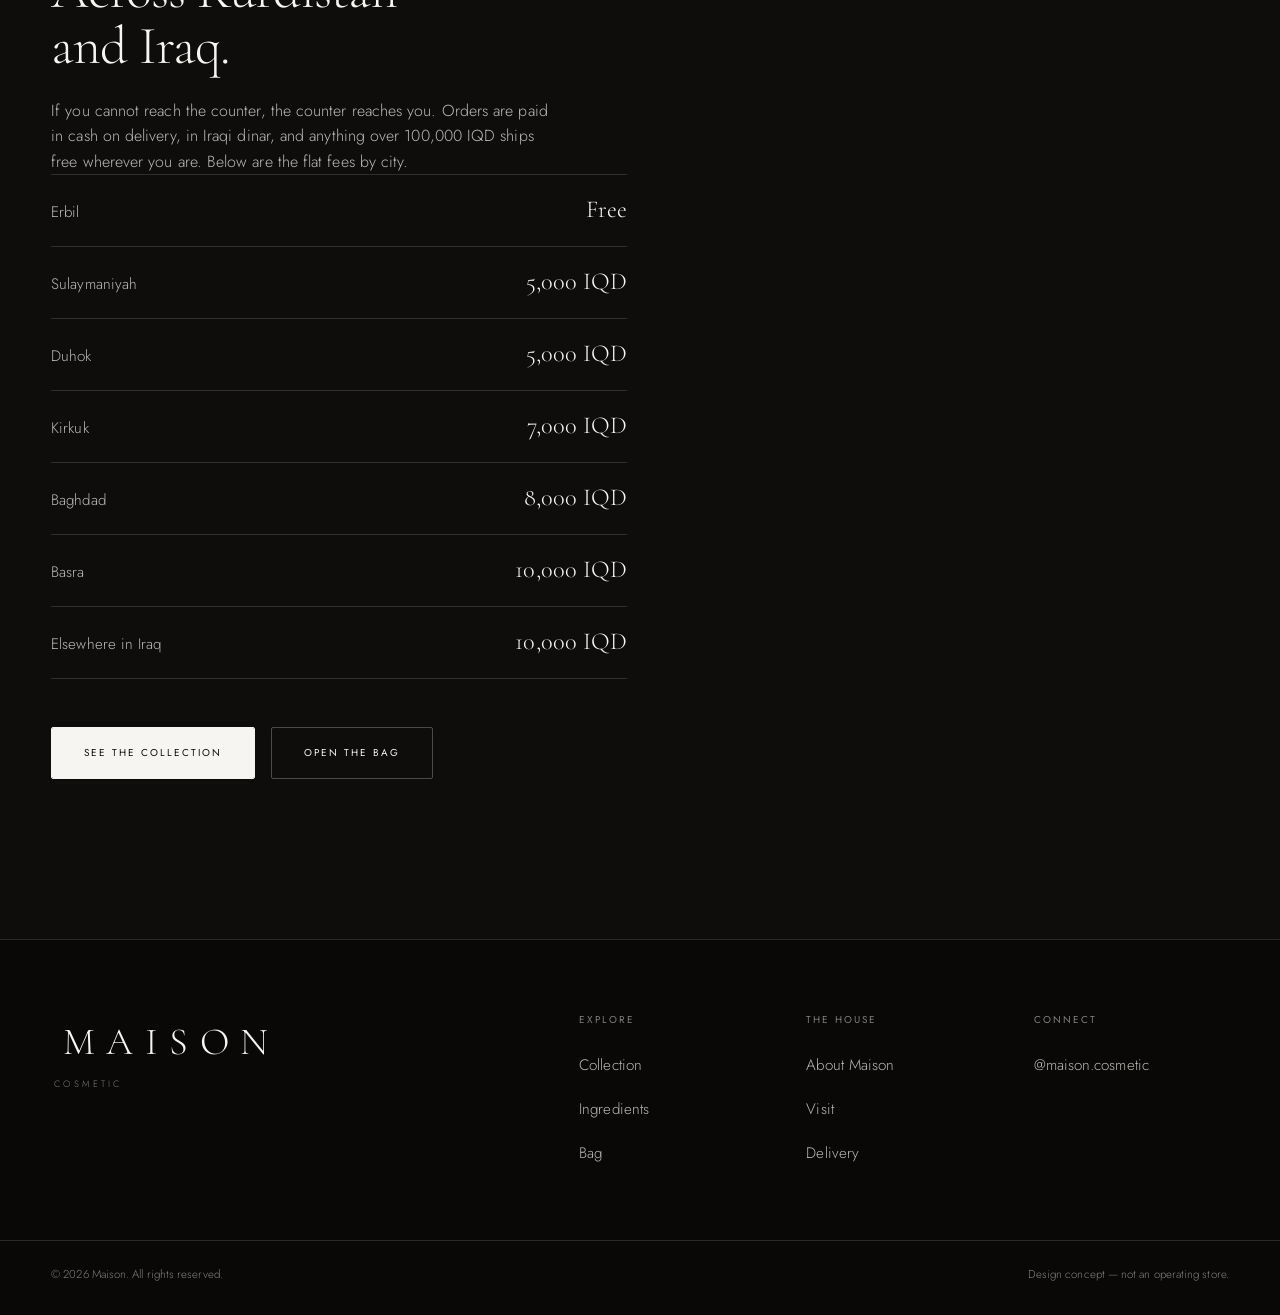
<file: locations.html>
<!doctype html>
<html lang="en" dir="ltr">
<head>
<meta charset="utf-8">
<meta name="viewport" content="width=device-width, initial-scale=1, viewport-fit=cover">
<title>Visit &amp; Delivery — The Counter in Erbil | Maison</title>
<meta name="description" content="Maison Cosmetic is at 53P5+C3C, Erbil, Kurdistan Region. Directions to the counter, plus delivery fees for Sulaymaniyah, Duhok, Kirkuk, Baghdad, Basra and the rest of Iraq.">
<meta name="theme-color" content="#0E0D0C">
<link rel="canonical" href="/locations">
<meta property="og:type" content="website">
<meta property="og:site_name" content="Maison">
<meta property="og:title" content="Visit &amp; Delivery — The Counter in Erbil | Maison">
<meta property="og:description" content="Maison Cosmetic is at 53P5+C3C, Erbil. Directions to the counter, plus delivery fees across Kurdistan and Iraq.">
<meta property="og:image" content="https://maison-cosmetic-ahmads-projects-3806fa63.vercel.app/assets/img/og-maison.jpg">
<meta name="twitter:card" content="summary_large_image">
<meta name="twitter:title" content="Visit &amp; Delivery — The Counter in Erbil | Maison">
<meta name="twitter:description" content="Directions to the Maison counter in Erbil, plus delivery fees across Kurdistan and Iraq.">
<meta name="twitter:image" content="https://maison-cosmetic-ahmads-projects-3806fa63.vercel.app/assets/img/og-maison.jpg">
<meta name="color-scheme" content="dark">

<link rel="preload" href="assets/fonts/cormorant-300.woff2" as="font" type="font/woff2" crossorigin>
<link rel="preload" href="assets/fonts/jost-300.woff2" as="font" type="font/woff2" crossorigin>
<link rel="stylesheet" href="assets/css/maison.css">
<link rel="stylesheet" href="assets/css/pages.css">
<link rel="icon" href="assets/img/mark.svg" type="image/svg+xml">
<link rel="apple-touch-icon" href="assets/img/apple-touch-icon.png">
<link rel="mask-icon" href="assets/img/mark.svg" color="#EE4028">

<script type="application/ld+json">
{
  "@context": "https://schema.org",
  "@type": "HealthAndBeautyBusiness",
  "name": "Maison Cosmetic",
  "alternateName": "Maison Luxury Perfumes",
  "description": "A house of luxury perfume, skincare and colour — curated in Erbil, delivered across Kurdistan and Iraq.",
  "image": "https://maison-cosmetic-ahmads-projects-3806fa63.vercel.app/assets/img/og-maison.jpg",
  "sameAs": ["https://www.instagram.com/maison.cosmetic/"],
  "address": {
    "@type": "PostalAddress",
    "streetAddress": "53P5+C3C",
    "addressLocality": "Erbil",
    "addressRegion": "Kurdistan Region",
    "addressCountry": "IQ"
  },
  "hasMap": "https://www.google.com/maps?q=53P5%2BC3C+MAISON+COSMETIC,+Erbil,+Erbil+Governorate&ftid=0x4007230064f77211:0xbb40c8933d0e33ff",
  "currenciesAccepted": "IQD",
  "paymentAccepted": "Cash on delivery",
  "areaServed": [
    { "@type": "AdministrativeArea", "name": "Kurdistan Region" },
    { "@type": "Country", "name": "Iraq" }
  ],
  "knowsLanguage": ["en", "ar", "ckb"]
}
</script>
</head>
<body data-view="shop" data-collection="locations">

<a class="skip" href="#main">Skip to content</a>

<div class="bg" aria-hidden="true">
  <div class="bg__media"><img class="bg__still" src="assets/img/poster-khair.jpg" alt="" decoding="async"></div>
</div>
<div class="bg__veil" aria-hidden="true"></div>
<div class="bg__grain" aria-hidden="true"></div>

<header class="nav is-stuck">
  <div class="nav__bar">
    <a class="nav__logo" href="index.html">
      <span class="nav__logoWord">MAISON</span>
      <span class="nav__logoSub">LUXURY PERFUMES</span>
    </a>
    <nav class="nav__links" aria-label="Primary">
      <a href="products.html">Collection</a>
      <a href="ingredients.html">Ingredients</a>
      <a href="locations.html" aria-current="page">Visit</a>
    </nav>
  </div>
</header>

<main id="main" tabindex="-1">
<section class="page wrap">

  <header class="page__head">
    <p class="eyebrow">Visit</p>
    <h1 class="page__title display">The counter is in Erbil.</h1>
    <p class="page__lede">Come and smell things properly. Nothing online replaces the back of your own hand, and nothing written here replaces five minutes with someone who has opened every bottle on the shelf. Both houses — perfume and cosmetic — sit under one roof at the same address.</p>
    <p class="page__lede">Maison Cosmetic · 53P5+C3C · Erbil, Kurdistan Region, Iraq. We speak English, Arabic and Kurdish Sorani at the counter.</p>
    <div class="page__acts">
      <a class="btn" href="https://www.google.com/maps?q=53P5%2BC3C+MAISON+COSMETIC,+Erbil,+Erbil+Governorate&amp;ftid=0x4007230064f77211:0xbb40c8933d0e33ff" target="_blank" rel="noopener">Open in Google Maps</a>
      <a class="btn btn--ghost" href="https://www.google.com/maps/dir/?api=1&amp;destination=53P5%2BC3C+MAISON+COSMETIC,+Erbil,+Erbil+Governorate" target="_blank" rel="noopener">Directions</a>
    </div>
  </header>

  <div id="detail" class="detail" hidden></div>

  <section class="page__head">
    <h2 class="page__title display">Finding us.</h2>
    <p class="page__lede">The plus code 53P5+C3C drops you at the door in any maps app — paste it straight into the search field if the shop name does not come up. Taxi drivers know the street better than the name, so the plus code or the pinned location is the shortest route to the right corner.</p>
    <!-- A static card rather than the home page's embed: nothing on this page
         runs app.js, so there is no script here to swap in a fallback if
         Google refuses to frame. -->
    <div class="map">
      <div class="map__fallback">
        <svg viewBox="0 0 24 24" aria-hidden="true"><path d="M12 21s7-6.2 7-11a7 7 0 1 0-14 0c0 4.8 7 11 7 11z" fill="none" stroke="currentColor" stroke-width="1.4"/><circle cx="12" cy="10" r="2.4" fill="none" stroke="currentColor" stroke-width="1.4"/></svg>
        <span>Maison Cosmetic · 53P5+C3C · Erbil, Kurdistan Region, Iraq</span>
        <a class="btn btn--ghost" href="https://www.google.com/maps?q=53P5%2BC3C+MAISON+COSMETIC,+Erbil,+Erbil+Governorate&amp;ftid=0x4007230064f77211:0xbb40c8933d0e33ff" target="_blank" rel="noopener">Open in Google Maps</a>
      </div>
    </div>
  </section>

  <section id="delivery" class="page__head">
    <p class="eyebrow">Delivery</p>
    <h2 class="page__title display">Across Kurdistan and Iraq.</h2>
    <p class="page__lede">If you cannot reach the counter, the counter reaches you. Orders are paid in cash on delivery, in Iraqi dinar, and anything over 100,000 IQD ships free wherever you are. Below are the flat fees by city.</p>
    <dl class="zones">
      <div class="zones__row"><dt>Erbil</dt><dd>Free</dd></div>
      <div class="zones__row"><dt>Sulaymaniyah</dt><dd>5,000 IQD</dd></div>
      <div class="zones__row"><dt>Duhok</dt><dd>5,000 IQD</dd></div>
      <div class="zones__row"><dt>Kirkuk</dt><dd>7,000 IQD</dd></div>
      <div class="zones__row"><dt>Baghdad</dt><dd>8,000 IQD</dd></div>
      <div class="zones__row"><dt>Basra</dt><dd>10,000 IQD</dd></div>
      <div class="zones__row"><dt>Elsewhere in Iraq</dt><dd>10,000 IQD</dd></div>
    </dl>
    <div class="page__acts">
      <a class="btn" href="products.html">See the collection</a>
      <a class="btn btn--ghost" href="index.html#/cart">Open the bag</a>
    </div>
  </section>

</section>
</main>

<footer class="foot">
  <div class="wrap foot__top">
    <a class="foot__logo" href="index.html"><span>MAISON</span><i>COSMETIC</i></a>
    <div class="foot__cols">
      <div><h2 class="foot__h">Explore</h2>
        <a href="products.html">Collection</a>
        <a href="ingredients.html">Ingredients</a>
        <a href="index.html#/cart">Bag</a></div>
      <div><h2 class="foot__h">The House</h2>
        <a href="index.html#philosophy">About Maison</a>
        <a href="locations.html">Visit</a>
        <a href="locations.html#delivery">Delivery</a></div>
      <div><h2 class="foot__h">Connect</h2>
        <a href="https://www.instagram.com/maison.cosmetic/" target="_blank" rel="noopener">@maison.cosmetic</a></div>
    </div>
  </div>
  <div class="wrap foot__bot">
    <span>© 2026 Maison. All rights reserved.</span>
    <span>Design concept — not an operating store.</span>
  </div>
</footer>

<script src="assets/js/page-detail.js" defer></script>
</body>
</html>
</file>
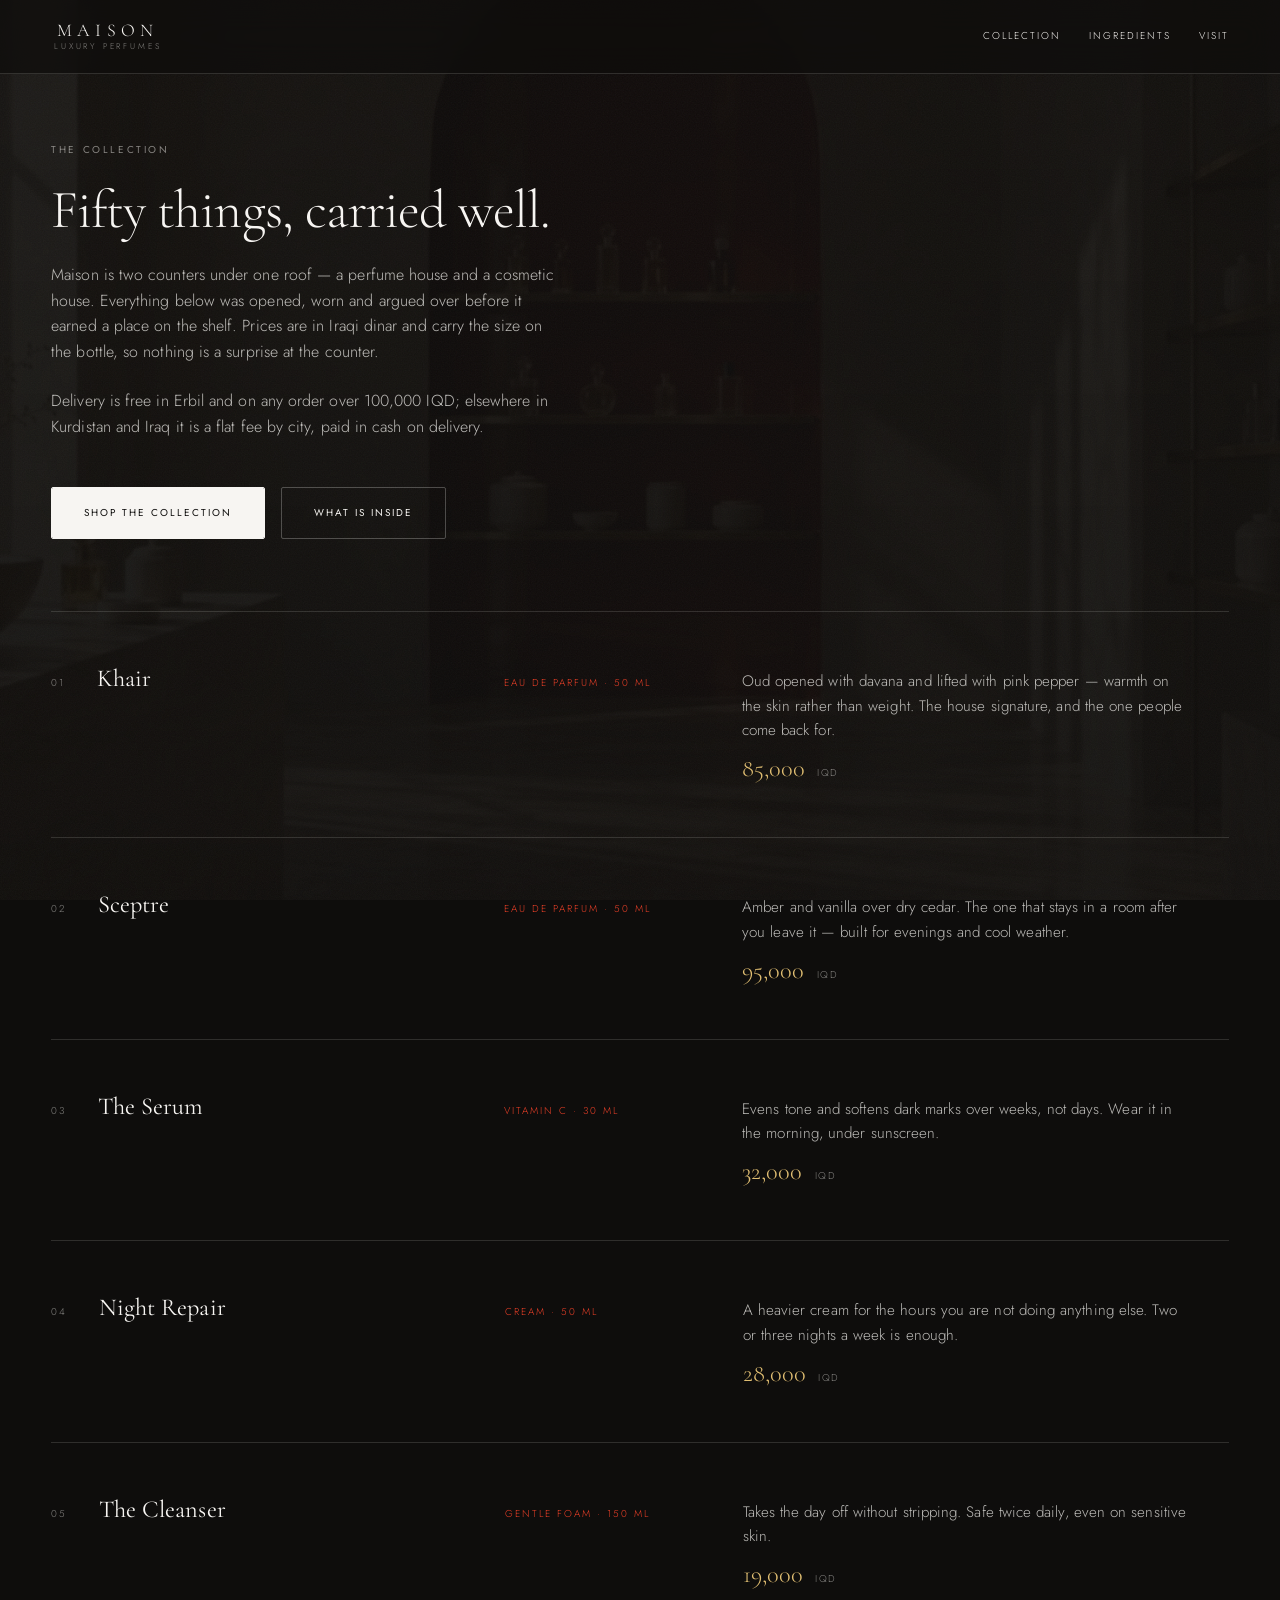
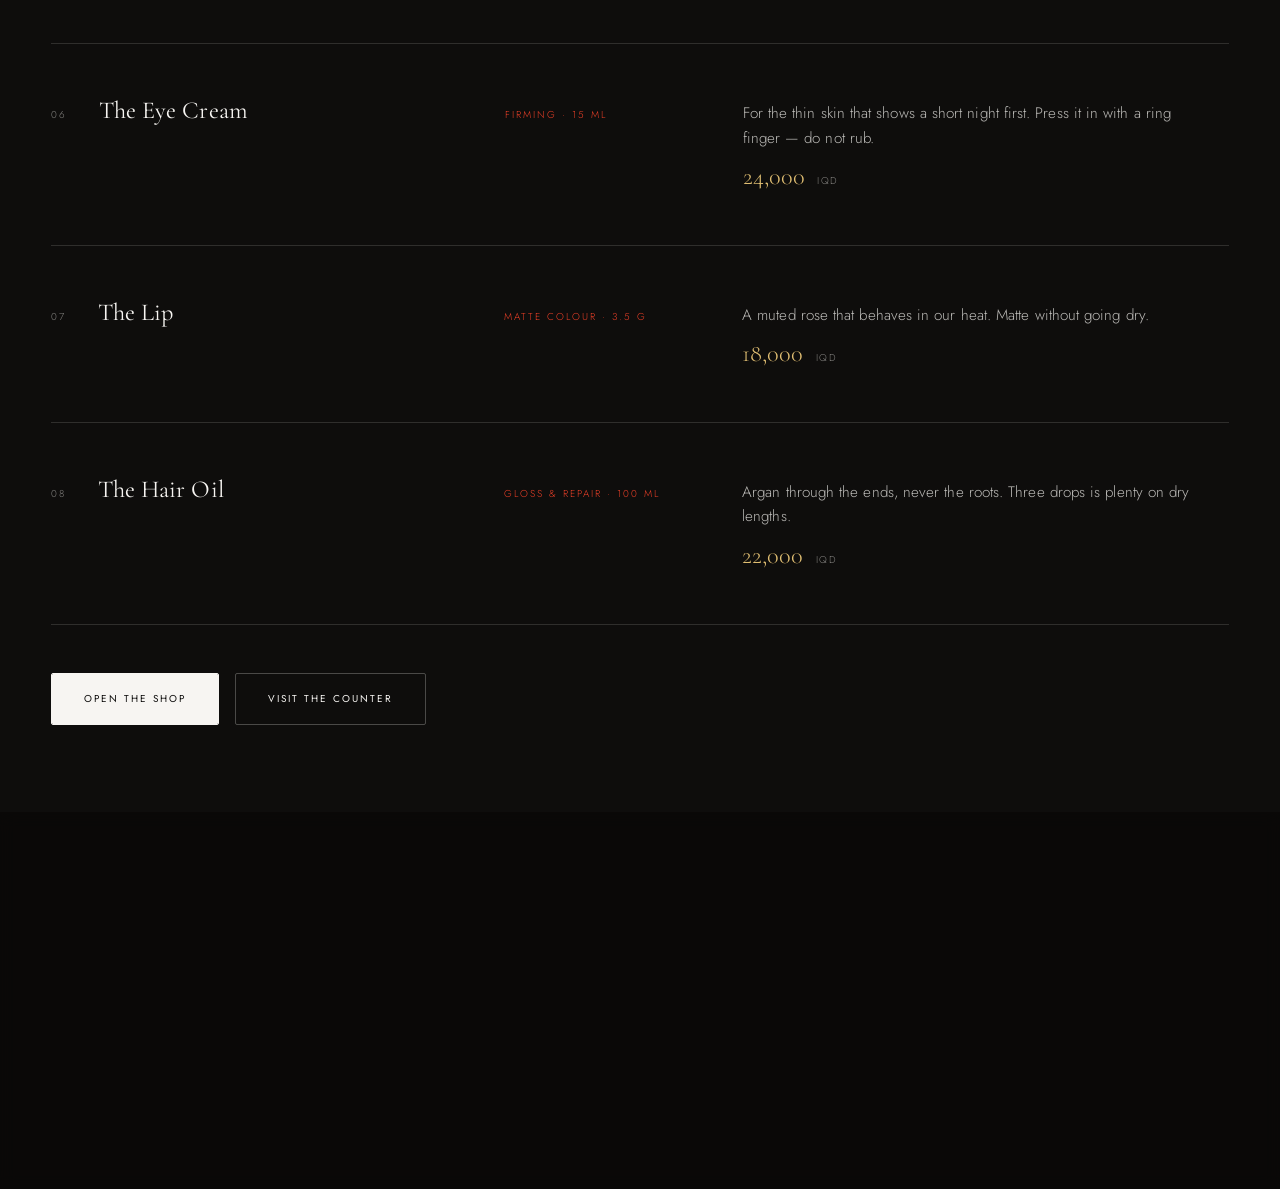
<file: products.html>
<!doctype html>
<html lang="en" dir="ltr">
<head>
<meta charset="utf-8">
<meta name="viewport" content="width=device-width, initial-scale=1, viewport-fit=cover">
<title>The Collection — Perfume, Skincare &amp; Colour | Maison</title>
<meta name="description" content="Every piece Maison carries: eau de parfum, serum, night cream, cleanser, eye cream, lip colour and hair oil — with notes, sizes and prices in IQD. Delivered across Kurdistan and Iraq.">
<meta name="theme-color" content="#0E0D0C">
<link rel="canonical" href="/products">
<meta property="og:type" content="website">
<meta property="og:site_name" content="Maison">
<meta property="og:title" content="The Collection — Perfume, Skincare &amp; Colour | Maison">
<meta property="og:description" content="Every piece Maison carries: eau de parfum, serum, night cream, cleanser, eye cream, lip colour and hair oil — with notes, sizes and prices in IQD.">
<meta property="og:image" content="https://maison-cosmetic-ahmads-projects-3806fa63.vercel.app/assets/img/og-maison.jpg">
<meta name="twitter:card" content="summary_large_image">
<meta name="twitter:title" content="The Collection — Perfume, Skincare &amp; Colour | Maison">
<meta name="twitter:description" content="Every piece Maison carries, with notes, sizes and prices in IQD.">
<meta name="twitter:image" content="https://maison-cosmetic-ahmads-projects-3806fa63.vercel.app/assets/img/og-maison.jpg">
<meta name="color-scheme" content="dark">

<link rel="preload" href="assets/fonts/cormorant-300.woff2" as="font" type="font/woff2" crossorigin>
<link rel="preload" href="assets/fonts/jost-300.woff2" as="font" type="font/woff2" crossorigin>
<link rel="stylesheet" href="assets/css/maison.css">
<link rel="stylesheet" href="assets/css/pages.css">
<link rel="icon" href="assets/img/mark.svg" type="image/svg+xml">
<link rel="apple-touch-icon" href="assets/img/apple-touch-icon.png">
<link rel="mask-icon" href="assets/img/mark.svg" color="#EE4028">

<script type="application/ld+json">
{
  "@context": "https://schema.org",
  "@type": "CollectionPage",
  "name": "The Maison Collection",
  "description": "Perfume, skincare, colour and hair care carried by Maison in Erbil, Kurdistan Region, Iraq.",
  "inLanguage": "en",
  "isPartOf": { "@type": "WebSite", "name": "Maison" },
  "about": { "@type": "HealthAndBeautyBusiness", "name": "Maison Cosmetic" }
}
</script>
</head>
<body data-view="shop" data-collection="products">

<a class="skip" href="#main">Skip to content</a>

<div class="bg" aria-hidden="true">
  <div class="bg__media"><img class="bg__still" src="assets/img/poster-journey.jpg" alt="" decoding="async"></div>
</div>
<div class="bg__veil" aria-hidden="true"></div>
<div class="bg__grain" aria-hidden="true"></div>

<header class="nav is-stuck">
  <div class="nav__bar">
    <a class="nav__logo" href="index.html">
      <span class="nav__logoWord">MAISON</span>
      <span class="nav__logoSub">LUXURY PERFUMES</span>
    </a>
    <nav class="nav__links" aria-label="Primary">
      <a href="index.html#/shop">Collection</a>
      <a href="ingredients.html">Ingredients</a>
      <a href="locations.html">Visit</a>
    </nav>
  </div>
</header>

<main id="main" tabindex="-1">
<section class="page wrap">

  <header class="page__head">
    <p class="eyebrow">The Collection</p>
    <h1 class="page__title display">Fifty things, carried well.</h1>
    <p class="page__lede">Maison is two counters under one roof — a perfume house and a cosmetic house. Everything below was opened, worn and argued over before it earned a place on the shelf. Prices are in Iraqi dinar and carry the size on the bottle, so nothing is a surprise at the counter.</p>
    <p class="page__lede">Delivery is free in Erbil and on any order over 100,000 IQD; elsewhere in Kurdistan and Iraq it is a flat fee by city, paid in cash on delivery.</p>
    <div class="page__acts">
      <a class="btn" href="index.html#/shop">Shop the collection</a>
      <a class="btn btn--ghost" href="ingredients.html">What is inside</a>
    </div>
  </header>

  <div id="detail" class="detail" hidden></div>

  <h2 class="u-sr">Every product</h2>
  <ol class="sci__list">
    <li class="sci__row"><span class="sci__idx">01</span>
      <h3 class="sci__name">Khair</h3>
      <p class="sci__role">Eau de Parfum · 50 ml</p>
      <div><p class="sci__body">Oud opened with davana and lifted with pink pepper — warmth on the skin rather than weight. The house signature, and the one people come back for.</p>
        <p class="sci__price">85,000 <small>IQD</small></p></div></li>

    <li class="sci__row"><span class="sci__idx">02</span>
      <h3 class="sci__name">Sceptre</h3>
      <p class="sci__role">Eau de Parfum · 50 ml</p>
      <div><p class="sci__body">Amber and vanilla over dry cedar. The one that stays in a room after you leave it — built for evenings and cool weather.</p>
        <p class="sci__price">95,000 <small>IQD</small></p></div></li>

    <li class="sci__row"><span class="sci__idx">03</span>
      <h3 class="sci__name">The Serum</h3>
      <p class="sci__role">Vitamin C · 30 ml</p>
      <div><p class="sci__body">Evens tone and softens dark marks over weeks, not days. Wear it in the morning, under sunscreen.</p>
        <p class="sci__price">32,000 <small>IQD</small></p></div></li>

    <li class="sci__row"><span class="sci__idx">04</span>
      <h3 class="sci__name">Night Repair</h3>
      <p class="sci__role">Cream · 50 ml</p>
      <div><p class="sci__body">A heavier cream for the hours you are not doing anything else. Two or three nights a week is enough.</p>
        <p class="sci__price">28,000 <small>IQD</small></p></div></li>

    <li class="sci__row"><span class="sci__idx">05</span>
      <h3 class="sci__name">The Cleanser</h3>
      <p class="sci__role">Gentle Foam · 150 ml</p>
      <div><p class="sci__body">Takes the day off without stripping. Safe twice daily, even on sensitive skin.</p>
        <p class="sci__price">19,000 <small>IQD</small></p></div></li>

    <li class="sci__row"><span class="sci__idx">06</span>
      <h3 class="sci__name">The Eye Cream</h3>
      <p class="sci__role">Firming · 15 ml</p>
      <div><p class="sci__body">For the thin skin that shows a short night first. Press it in with a ring finger — do not rub.</p>
        <p class="sci__price">24,000 <small>IQD</small></p></div></li>

    <li class="sci__row"><span class="sci__idx">07</span>
      <h3 class="sci__name">The Lip</h3>
      <p class="sci__role">Matte Colour · 3.5 g</p>
      <div><p class="sci__body">A muted rose that behaves in our heat. Matte without going dry.</p>
        <p class="sci__price">18,000 <small>IQD</small></p></div></li>

    <li class="sci__row"><span class="sci__idx">08</span>
      <h3 class="sci__name">The Hair Oil</h3>
      <p class="sci__role">Gloss &amp; Repair · 100 ml</p>
      <div><p class="sci__body">Argan through the ends, never the roots. Three drops is plenty on dry lengths.</p>
        <p class="sci__price">22,000 <small>IQD</small></p></div></li>
  </ol>

  <div class="page__acts">
    <a class="btn" href="index.html#/shop">Open the shop</a>
    <a class="btn btn--ghost" href="locations.html">Visit the counter</a>
  </div>

</section>
</main>

<footer class="foot">
  <div class="wrap foot__top">
    <a class="foot__logo" href="index.html"><span>MAISON</span><i>COSMETIC</i></a>
    <div class="foot__cols">
      <div><h2 class="foot__h">Explore</h2>
        <a href="index.html#/shop">Collection</a>
        <a href="ingredients.html">Ingredients</a>
        <a href="index.html#/cart">Bag</a></div>
      <div><h2 class="foot__h">The House</h2>
        <a href="index.html#philosophy">About Maison</a>
        <a href="locations.html">Visit</a>
        <a href="locations.html#delivery">Delivery</a></div>
      <div><h2 class="foot__h">Connect</h2>
        <a href="https://www.instagram.com/maison.cosmetic/" target="_blank" rel="noopener">@maison.cosmetic</a></div>
    </div>
  </div>
  <div class="wrap foot__bot">
    <span>© 2026 Maison. All rights reserved.</span>
    <span>Design concept — not an operating store.</span>
  </div>
</footer>

<script src="assets/js/page-detail.js" defer></script>
</body>
</html>
</file>
<file: assets/css/maison.css>
/* ==========================================================================
   fonts — self-hosted (no third-party request; reliable on regional networks)
   Latin: Cormorant Garamond (display) + Jost (UI)
   Arabic & Kurdish Sorani: Noto Naskh Arabic (display) + IBM Plex Sans Arabic (UI)
   ========================================================================== */
@font-face{ font-family:'Cormorant Garamond'; src:url('../fonts/cormorant-300.woff2') format('woff2');
  font-weight:300; font-style:normal; font-display:swap; }
@font-face{ font-family:'Cormorant Garamond'; src:url('../fonts/cormorant-400.woff2') format('woff2');
  font-weight:400; font-style:normal; font-display:swap; }
@font-face{ font-family:'Cormorant Garamond'; src:url('../fonts/cormorant-300i.woff2') format('woff2');
  font-weight:300; font-style:italic; font-display:swap; }
@font-face{ font-family:'Jost'; src:url('../fonts/jost-300.woff2') format('woff2');
  font-weight:300; font-style:normal; font-display:swap; }
@font-face{ font-family:'Jost'; src:url('../fonts/jost-400.woff2') format('woff2');
  font-weight:400; font-style:normal; font-display:swap; }
/* U+0600–06FF covers Arabic plus the Sorani letters ڕ ڵ ۆ ێ ژ چ پ گ */
@font-face{ font-family:'Noto Naskh Arabic'; src:url('../fonts/naskh-400.woff2') format('woff2');
  font-weight:400; font-style:normal; font-display:swap; unicode-range:U+0600-06FF,U+0750-077F,U+08A0-08FF,U+FB50-FDFF,U+FE70-FEFF,U+200C-200F; }
@font-face{ font-family:'Noto Naskh Arabic'; src:url('../fonts/naskh-600.woff2') format('woff2');
  font-weight:600; font-style:normal; font-display:swap; unicode-range:U+0600-06FF,U+0750-077F,U+08A0-08FF,U+FB50-FDFF,U+FE70-FEFF,U+200C-200F; }
@font-face{ font-family:'IBM Plex Sans Arabic'; src:url('../fonts/plexar-300.woff2') format('woff2');
  font-weight:300; font-style:normal; font-display:swap; unicode-range:U+0600-06FF,U+0750-077F,U+08A0-08FF,U+FB50-FDFF,U+FE70-FEFF,U+200C-200F; }
@font-face{ font-family:'IBM Plex Sans Arabic'; src:url('../fonts/plexar-400.woff2') format('woff2');
  font-weight:400; font-style:normal; font-display:swap; unicode-range:U+0600-06FF,U+0750-077F,U+08A0-08FF,U+FB50-FDFF,U+FE70-FEFF,U+200C-200F; }

/* ==========================================================================
   MAISON — design system
   The brand's red/bone poster language, now carried over a continuous
   cinematic journey film that sits behind the entire site.
   ========================================================================== */

:root{
  /* ---- colour (from brand artwork) ---- */
  --red:      #EE4028;
  --red-dp:   #C8301C;
  --bone:     #E4E1DC;
  --bone-lt:  #EFEDE9;
  --paper:    #F7F5F2;
  --ink:      #0E0D0C;
  --ink-2:    #171514;
  --gold:     #C08B2C;
  --gold-lt:  #E0BE72;

  /* ---- surfaces over the journey film ---- */
  --fg:       #F7F5F2;
  --fg-2:     rgba(247,245,242,.74);
  --fg-3:     rgba(247,245,242,.5);
  --line:     rgba(247,245,242,.14);
  --line-2:   rgba(247,245,242,.26);
  --panel:    rgba(18,16,15,.52);
  --panel-2:  rgba(18,16,15,.74);
  --panel-3:  rgba(14,13,12,.93);

  /* ---- type ---- */
  --f-display: 'Cormorant Garamond', 'Noto Naskh Arabic', Georgia, serif;
  --f-ui:      'Jost', 'IBM Plex Sans Arabic', ui-sans-serif, system-ui, sans-serif;

  --t-hero:  clamp(2.6rem, 6.8vw, 7rem);
  --t-h2:    clamp(1.9rem, 4.2vw, 4rem);
  --t-h3:    clamp(1.3rem, 1.9vw, 1.9rem);
  --t-lede:  clamp(1rem, 1.22vw, 1.18rem);
  --t-body:  clamp(.95rem, 1.02vw, 1.0625rem);
  --t-label: clamp(.625rem, .72vw, .7rem);

  /* ---- space ---- */
  --s1:.25rem; --s2:.5rem;  --s3:.75rem; --s4:1rem;  --s5:1.5rem;
  --s6:2rem;   --s7:3rem;   --s8:4rem;   --s9:6rem;  --s10:8rem; --s11:10rem;
  --gut: clamp(1.25rem, 4vw, 4.5rem);
  --maxw: 1560px;
  --navh: 78px;

  /* ---- motion ---- */
  --ease: cubic-bezier(.22,1,.36,1);
  --ease-io: cubic-bezier(.65,0,.35,1);
  --d-fast: .45s; --d-mid: .9s;

  --r-sm: 2px; --r-md: 3px;
}

html[data-font="arabic"]{
  --f-display: 'Noto Naskh Arabic', 'Amiri', Georgia, serif;
  --f-ui:      'IBM Plex Sans Arabic', 'Noto Naskh Arabic', ui-sans-serif, system-ui, sans-serif;
  --t-hero:  clamp(2.1rem, 5.6vw, 5.6rem);
  --t-h2:    clamp(1.6rem, 3.5vw, 3.2rem);
}

/* ==========================================================================
   base
   ========================================================================== */
*,*::before,*::after{ box-sizing:border-box; }
html{ -webkit-text-size-adjust:100%; scroll-behavior:auto; }

body{
  margin:0; background:var(--ink); color:var(--fg);
  font-family:var(--f-ui); font-size:var(--t-body); font-weight:300;
  line-height:1.6; letter-spacing:.005em;
  overflow-x:hidden; text-rendering:optimizeLegibility;
  -webkit-font-smoothing:antialiased;
}
body.is-locked{ overflow:hidden; }
html{ scrollbar-color:rgba(247,245,242,.26) transparent; scrollbar-width:thin; }
::-webkit-scrollbar{ width:11px; height:11px; }
::-webkit-scrollbar-track{ background:transparent; }
::-webkit-scrollbar-thumb{
  background:rgba(247,245,242,.2); border-radius:99px;
  border:3px solid transparent; background-clip:content-box;
}
::-webkit-scrollbar-thumb:hover{ background:rgba(247,245,242,.34); background-clip:content-box; }
img,video{ display:block; max-width:100%; }
h1,h2,h3,h4,p,dl,dd,ul,ol,figure,fieldset{ margin:0; }
fieldset{ border:0; padding:0; min-width:0; }
ul,ol{ list-style:none; padding:0; }
a{ color:inherit; text-decoration:none; }
button{ font:inherit; color:inherit; background:none; border:0; cursor:pointer; }
::selection{ background:var(--red); color:var(--paper); }

/* skip link — visible only when focused */
.skip{
  position:fixed; z-index:210; inset-block-start:0; inset-inline-start:50%;
  translate:-50% -120%;
  padding:13px 22px; background:var(--paper); color:var(--ink);
  border-radius:0 0 var(--r-md) var(--r-md);
  font-size:var(--t-label); letter-spacing:.16em; text-transform:uppercase;
  transition:translate .3s var(--ease);
}
/* a skip link should appear on any focus, not only keyboard heuristics */
.skip:focus{ translate:-50% 0; }
html[data-font="arabic"] .skip{ letter-spacing:.02em; text-transform:none; font-size:.82rem; }
#main:focus{ outline:none; }

.wrap{ width:100%; max-width:var(--maxw); margin-inline:auto; padding-inline:var(--gut); }
.u-sr{ position:absolute; width:1px; height:1px; overflow:hidden; clip-path:inset(50%); white-space:nowrap; }

:where(a,button,input,select,textarea,[tabindex]):focus-visible{
  outline:2px solid var(--gold-lt); outline-offset:3px; border-radius:var(--r-sm);
}
/* UI chrome should not drag-select while people scroll and swipe */
.nav,.mmenu,.advisor,.loader,.curtain,.toast{ -webkit-user-select:none; user-select:none; }

/* ==========================================================================
   the journey — one continuous film behind the whole site
   ========================================================================== */
.bg{ position:fixed; inset:0; z-index:-3; background:var(--ink); overflow:hidden; }
.bg__media{ position:absolute; inset:0; width:100%; height:100%; }
.bg__media > *{
  position:absolute; inset:0; width:100%; height:100%;
  object-fit:cover; object-position:center;
}
.bg__video{ opacity:0; transition:opacity 1.1s var(--ease); }
.bg__video.is-ready{ opacity:1; }
.bg__still{ opacity:1; transition:opacity 1.1s var(--ease); }
.bg__video.is-ready + .bg__still{ opacity:0; }
.bg__veil{
  position:fixed; inset:0; z-index:-2; pointer-events:none;
  background:
    radial-gradient(130% 90% at 50% 20%, transparent 30%, rgba(14,13,12,.55) 100%),
    linear-gradient(to bottom, rgba(14,13,12,.72) 0%, rgba(14,13,12,.5) 35%, rgba(14,13,12,.62) 70%, rgba(14,13,12,.86) 100%);
  transition:opacity .8s var(--ease);
}
/* commerce views need the film quieter so product detail stays legible */
body[data-view="shop"] .bg__veil,
body[data-view="product"] .bg__veil,
body[data-view="cart"] .bg__veil,
body[data-view="checkout"] .bg__veil{
  background:linear-gradient(to bottom, rgba(14,13,12,.93), rgba(14,13,12,.96));
}
.bg__grain{
  position:fixed; inset:0; z-index:-1; pointer-events:none; opacity:.045;
  background-image:url("data:image/svg+xml,%3Csvg xmlns='http://www.w3.org/2000/svg' width='140' height='140'%3E%3Cfilter id='n'%3E%3CfeTurbulence type='fractalNoise' baseFrequency='.85' numOctaves='3'/%3E%3C/filter%3E%3Crect width='140' height='140' filter='url(%23n)'/%3E%3C/svg%3E");
}

/* ==========================================================================
   type primitives
   ========================================================================== */
.display{
  font-family:var(--f-display); font-weight:300; line-height:1.04;
  letter-spacing:-.018em; text-wrap:balance;
}
html[data-font="arabic"] .display{ font-weight:400; line-height:1.42; letter-spacing:0; }
.display em{ font-style:italic; font-weight:300; }
html[data-font="arabic"] .display em{ font-style:normal; color:var(--gold-lt); }
html[data-font="arabic"] .phil__title em{ color:var(--ink); }

.eyebrow{
  font-size:var(--t-label); font-weight:400; letter-spacing:.26em;
  text-transform:uppercase; color:var(--fg-3); margin-block-end:var(--s5);
}
html[data-font="arabic"] .eyebrow{ letter-spacing:.08em; text-transform:none; font-size:.76rem; }

.price{ font-family:var(--f-display); font-size:var(--t-h3); letter-spacing:.01em; }
.price small{ font-family:var(--f-ui); font-size:.62rem; letter-spacing:.16em;
  text-transform:uppercase; color:var(--fg-3); margin-inline-start:6px; }
html[data-font="arabic"] .price small{ letter-spacing:0; text-transform:none; font-size:.7rem; }

/* ==========================================================================
   buttons
   ========================================================================== */
.btn{
  --bg:var(--paper); --fg-b:var(--ink); --bd:var(--paper);
  position:relative; display:inline-flex; align-items:center; justify-content:center;
  gap:var(--s2); min-height:52px; padding:0 var(--s6);
  font-size:var(--t-label); letter-spacing:.2em; text-transform:uppercase; font-weight:400;
  color:var(--fg-b); border:1px solid var(--bd); border-radius:var(--r-sm);
  background:transparent; overflow:hidden; isolation:isolate; text-align:center;
  transition:color var(--d-fast) var(--ease), border-color var(--d-fast) var(--ease);
  will-change:transform;
}
html[data-font="arabic"] .btn{ letter-spacing:.04em; text-transform:none; font-size:.82rem; }
.btn::before{
  content:''; position:absolute; inset:0; z-index:-1; background:var(--bg);
  transform:scaleY(1); transform-origin:bottom; transition:transform .55s var(--ease);
}
.btn:hover::before{ transform:scaleY(0); }
.btn:hover{ color:var(--paper); }
.btn--ghost{ --bg:transparent; --fg-b:var(--fg); --bd:var(--line-2); }
.btn--ghost::before{ background:var(--paper); transform:scaleY(0); }
.btn--ghost:hover::before{ transform:scaleY(1); }
.btn--ghost:hover{ color:var(--ink); border-color:var(--paper); }
.btn--gold{ --bg:var(--gold); --fg-b:var(--ink); --bd:var(--gold); }
.btn--gold:hover{ color:var(--gold-lt); }
.btn--red{ --bg:var(--red); --fg-b:var(--paper); --bd:var(--red); }
.btn--red:hover{ color:var(--red); }
.btn--lg{ min-height:60px; padding-inline:var(--s8); }
.btn--full{ width:100%; }
.btn[disabled]{ opacity:.45; pointer-events:none; }

/* ==========================================================================
   loader
   ========================================================================== */
.loader{
  position:fixed; inset:0; z-index:200; display:grid; place-items:center;
  background:var(--ink); color:var(--paper);
  transition:opacity .7s var(--ease), visibility .7s;
}
.loader.is-done{ opacity:0; visibility:hidden; }
.loader__inner{ text-align:center; padding-inline:var(--gut); }
.loader__mark{
  font-family:var(--f-display); font-size:clamp(2rem,6vw,3.75rem);
  letter-spacing:.42em; padding-inline-start:.42em; display:flex; justify-content:center;
}
.loader__letter{ opacity:0; transform:translateY(14px); animation:loadIn .8s var(--ease) forwards; }
.loader__letter:nth-child(1){ animation-delay:.05s } .loader__letter:nth-child(2){ animation-delay:.11s }
.loader__letter:nth-child(3){ animation-delay:.17s } .loader__letter:nth-child(4){ animation-delay:.23s }
.loader__letter:nth-child(5){ animation-delay:.29s } .loader__letter:nth-child(6){ animation-delay:.35s }
@keyframes loadIn{ to{ opacity:1; transform:none } }
.loader__rule{ width:min(260px,52vw); height:1px; margin:var(--s5) auto var(--s4);
  background:rgba(247,245,242,.2); overflow:hidden; }
.loader__rule i{ display:block; height:100%; width:100%; background:var(--red);
  transform:scaleX(.04); transform-origin:left;
  transition:transform .35s cubic-bezier(.22,1,.36,1); }
[dir="rtl"] .loader__rule i{ transform-origin:right; }
.loader__tag{ font-size:var(--t-label); letter-spacing:.3em; text-transform:uppercase;
  color:rgba(247,245,242,.5); opacity:0; animation:loadIn .8s .5s var(--ease) forwards; }
html[data-font="arabic"] .loader__tag{ letter-spacing:.08em; text-transform:none; }

/* ==========================================================================
   curtain — instant view transition
   ========================================================================== */
.curtain{
  position:fixed; inset:0; z-index:150; pointer-events:none;
  background:var(--red); display:grid; place-items:center; transform:scaleY(0);
}
.curtain__mark{ font-family:var(--f-display); font-size:clamp(1.5rem,4vw,2.5rem);
  letter-spacing:.4em; padding-inline-start:.4em; color:var(--paper); opacity:0; }
.curtain.is-in{ animation:curtainIn .42s var(--ease-io) forwards; }
.curtain.is-out{ animation:curtainOut .52s var(--ease-io) forwards; }
@keyframes curtainIn{ from{ transform:scaleY(0); transform-origin:bottom } to{ transform:scaleY(1); transform-origin:bottom } }
@keyframes curtainOut{ from{ transform:scaleY(1); transform-origin:top } to{ transform:scaleY(0); transform-origin:top } }
.curtain.is-in .curtain__mark{ animation:markIn .42s .08s var(--ease) forwards; }
@keyframes markIn{ to{ opacity:1 } }

/* ==========================================================================
   navigation
   ========================================================================== */
.nav{
  position:fixed; inset-block-start:0; inset-inline:0; z-index:100; color:var(--fg);
  transition:transform .5s var(--ease), background-color .5s var(--ease),
             backdrop-filter .5s var(--ease), border-color .5s var(--ease);
  border-block-end:1px solid transparent;
}
.nav__bar{
  display:flex; align-items:center; gap:var(--s5);
  padding:clamp(1rem,2.1vw,1.65rem) var(--gut);
  max-width:var(--maxw); margin-inline:auto; transition:padding .5s var(--ease);
}
.nav.is-stuck{
  background:rgba(14,13,12,.72); backdrop-filter:blur(16px) saturate(1.15);
  border-block-end-color:var(--line);
}
.nav.is-stuck .nav__bar{ padding-block:clamp(.6rem,1.2vw,.9rem); }
.nav.is-hidden{ transform:translateY(-102%); }

.nav__logo{ display:grid; gap:2px; line-height:1; margin-inline-end:auto; min-height:44px; align-content:center; }
.nav__logoWord{ font-family:var(--f-display); font-size:clamp(1.1rem,1.7vw,1.5rem);
  letter-spacing:.3em; padding-inline-start:.3em; transition:font-size .5s var(--ease); }
.nav.is-stuck .nav__logoWord{ font-size:clamp(1rem,1.4vw,1.2rem); }
.nav__logoSub{ font-size:.52rem; letter-spacing:.34em; text-transform:uppercase;
  color:var(--fg-3); padding-inline-start:.34em; }
html[data-font="arabic"] .nav__logoSub{ letter-spacing:.1em; text-transform:none; font-size:.6rem; }

.nav__links{ display:flex; gap:clamp(1.25rem,2.2vw,2.25rem); }
.nav__links a{ position:relative; font-size:var(--t-label); letter-spacing:.2em;
  text-transform:uppercase; padding-block:var(--s2); }
html[data-font="arabic"] .nav__links a{ letter-spacing:.03em; text-transform:none; font-size:.82rem; }
.nav__links a::after{
  content:''; position:absolute; inset-block-end:0; inset-inline-start:0; width:100%; height:1px;
  background:currentColor; transform:scaleX(0); transform-origin:inline-end;
  transition:transform .5s var(--ease);
}
.nav__links a:hover::after,.nav__links a.is-active::after{ transform:scaleX(1); transform-origin:inline-start; }
.nav__links a.is-active{ color:var(--gold-lt); }

.nav__tools{ display:flex; align-items:center; gap:var(--s3); }
.nav__ig{ display:grid; place-items:center; min-width:44px; min-height:44px; }
.nav__ig svg{ width:19px; height:19px; opacity:.72; transition:opacity .4s var(--ease); }
.nav__ig:hover svg{ opacity:1; }

/* bag */
.nav__bag{ position:relative; display:grid; place-items:center; min-width:44px; min-height:44px; }
.nav__bag svg{ width:20px; height:20px; opacity:.82; transition:opacity .4s var(--ease); }
.nav__bag:hover svg{ opacity:1; }
.nav__bagCount{
  position:absolute; inset-block-start:4px; inset-inline-end:2px;
  min-width:17px; height:17px; padding:0 4px; border-radius:9px;
  background:var(--red); color:var(--paper);
  font-size:.58rem; line-height:17px; text-align:center; font-weight:400;
  opacity:0; transform:scale(.5); transition:opacity .35s var(--ease), transform .35s var(--ease);
}
.nav__bagCount.is-on{ opacity:1; transform:none; }
.nav__bag.is-bump svg{ animation:bagBump .5s var(--ease); }
@keyframes bagBump{ 40%{ transform:scale(1.22) } 100%{ transform:scale(1) } }

/* language */
.lang{ position:relative; }
.lang__btn{ display:flex; align-items:center; gap:6px; padding:7px 11px; min-height:40px;
  font-size:var(--t-label); letter-spacing:.16em; text-transform:uppercase;
  border:1px solid var(--line-2); border-radius:var(--r-sm);
  transition:border-color .4s var(--ease); }
.lang__btn svg{ width:9px; height:6px; transition:transform .4s var(--ease); }
.lang__btn[aria-expanded="true"] svg{ transform:rotate(180deg); }
.lang__btn:hover{ border-color:var(--paper); }
.lang__menu{
  position:absolute; inset-block-start:calc(100% + 8px); inset-inline-end:0;
  min-width:150px; padding:6px; background:var(--panel-3); color:var(--fg);
  border:1px solid var(--line); border-radius:var(--r-sm);
  backdrop-filter:blur(18px); box-shadow:0 22px 50px -24px rgba(0,0,0,.9);
  opacity:0; visibility:hidden; transform:translateY(-6px);
  transition:opacity .3s var(--ease), transform .3s var(--ease), visibility .3s;
}
.lang.is-open .lang__menu{ opacity:1; visibility:visible; transform:none; }
.lang__menu button{ display:flex; align-items:center; width:100%; min-height:44px;
  text-align:start; padding:9px 12px; font-size:.82rem; border-radius:var(--r-sm);
  transition:background-color .3s var(--ease); }
.lang__menu button:hover{ background:rgba(247,245,242,.08); }
.lang__menu button[aria-current="true"]{ color:var(--gold-lt); }

.nav__burger{ display:none; width:44px; height:44px; position:relative; }
.nav__burger span:not(.u-sr){ position:absolute; inset-inline:11px; height:1px; background:currentColor;
  transition:transform .45s var(--ease); }
.nav__burger span:not(.u-sr):nth-of-type(1){ top:19px; }
.nav__burger span:not(.u-sr):nth-of-type(2){ top:25px; }
.nav__burger[aria-expanded="true"] span:nth-of-type(1){ transform:translateY(3px) rotate(45deg); }
.nav__burger[aria-expanded="true"] span:nth-of-type(2){ transform:translateY(-3px) rotate(-45deg); }

/* ==========================================================================
   mobile menu
   ========================================================================== */
.mmenu{
  position:fixed; inset:0; z-index:90; background:rgba(10,9,8,.97); color:var(--paper);
  backdrop-filter:blur(10px);
  display:flex; flex-direction:column; justify-content:center; gap:var(--s8);
  padding:var(--s11) var(--gut) var(--s8);
  clip-path:inset(0 0 100% 0); visibility:hidden;
  transition:clip-path .72s var(--ease), visibility .72s;
}
.mmenu.is-open{ clip-path:inset(0 0 0 0); visibility:visible; }
.mmenu__list{ display:grid; gap:var(--s2); }
.mmenu__list a{
  display:flex; align-items:baseline; gap:var(--s4); min-height:56px;
  font-family:var(--f-display); font-size:clamp(2rem,10vw,3.2rem); line-height:1.18;
  opacity:0; transform:translateY(22px);
  transition:opacity .6s var(--ease), transform .6s var(--ease), color .35s var(--ease);
}
.mmenu.is-open .mmenu__list a{ opacity:1; transform:none; }
.mmenu.is-open .mmenu__list a:nth-child(1){ transition-delay:.16s }
.mmenu.is-open .mmenu__list a:nth-child(2){ transition-delay:.23s }
.mmenu.is-open .mmenu__list a:nth-child(3){ transition-delay:.30s }
.mmenu.is-open .mmenu__list a:nth-child(4){ transition-delay:.37s }
.mmenu__list a:active{ color:var(--red); }
.mmenu__list i{ font-family:var(--f-ui); font-style:normal; font-size:.62rem;
  letter-spacing:.2em; color:var(--red); }
.mmenu__foot{ display:grid; gap:var(--s5); border-block-start:1px solid var(--line); padding-block-start:var(--s5); }
.mmenu__langs{ display:flex; gap:var(--s2); flex-wrap:wrap; }
.mmenu__langs button{ padding:11px 18px; min-height:44px; font-size:.82rem;
  border:1px solid var(--line-2); border-radius:var(--r-sm); }
.mmenu__langs button[aria-current="true"]{ background:var(--red); border-color:var(--red); }
.mmenu__foot > a{ display:flex; align-items:center; min-height:44px;
  font-size:.82rem; letter-spacing:.1em; color:var(--fg-3); }

/* ==========================================================================
   views — only one is mounted at a time
   ========================================================================== */
.view{ display:none; }
.view.is-on{ display:block; animation:viewIn .7s var(--ease) both; }
@keyframes viewIn{ from{ opacity:0; transform:translateY(10px) } to{ opacity:1; transform:none } }
.view__head{ padding-block:calc(var(--navh) + var(--s9)) var(--s7); }
.view__title{ font-size:var(--t-h2); }
.view__lede{ font-size:var(--t-lede); color:var(--fg-2); max-width:48ch; margin-block-start:var(--s4); }

/* ==========================================================================
   HERO
   ========================================================================== */
.hero{ position:relative; min-height:100svh; display:grid; align-items:center; }
.hero__copy{ position:relative; z-index:2; padding-block:calc(var(--navh) + var(--s8)) var(--s10); max-width:44rem; }
.hero__title{ font-family:var(--f-display); font-weight:300; font-size:var(--t-hero);
  line-height:.99; letter-spacing:-.028em; margin-block:0 var(--s5); }
html[data-font="arabic"] .hero__title{ line-height:1.34; letter-spacing:0; font-weight:400; }
.hero__title .line{ display:block; overflow:hidden; }
.hero__title .line > *{ display:block; }
.hero__title em{ font-style:italic; color:var(--gold-lt); }
html[data-font="arabic"] .hero__title em{ font-style:normal; }
.hero__lede{ font-size:var(--t-lede); color:var(--fg-2); max-width:36ch; margin-block-end:var(--s7); }
.hero__cta{ display:flex; flex-wrap:wrap; gap:var(--s3); }
.hero__meta{
  position:absolute; z-index:2; inset-block-end:var(--s5); inset-inline:0;
  display:flex; align-items:flex-end; justify-content:space-between; gap:var(--s5);
  font-size:var(--t-label); letter-spacing:.18em; text-transform:uppercase; color:var(--fg-3);
}
html[data-font="arabic"] .hero__meta{ letter-spacing:.04em; text-transform:none; font-size:.72rem; }
.hero__scroll{ display:flex; align-items:center; gap:var(--s3); }
.hero__scroll i{ display:block; width:34px; height:1px; background:currentColor; position:relative; overflow:hidden; }
.hero__scroll i::after{ content:''; position:absolute; inset-block:0; inset-inline-start:0; width:40%;
  background:var(--red); animation:scrollHint 2.4s var(--ease-io) infinite; }
@keyframes scrollHint{ 0%{ transform:translateX(-100%) } 55%,100%{ transform:translateX(260%) } }
[dir="rtl"] .hero__scroll i::after{ animation-name:scrollHintRtl; }
@keyframes scrollHintRtl{ 0%{ transform:translateX(100%) } 55%,100%{ transform:translateX(-260%) } }
.hero__chapter{ text-align:end; }

/* ==========================================================================
   sections over the film
   ========================================================================== */
.sec{ position:relative; padding-block:var(--s11); }
.secHead{ margin-block-end:var(--s9); }
.secHead--center{ text-align:center; margin-inline:auto; max-width:44rem; }
.secHead__title{ font-size:var(--t-h2); max-width:22ch; }
.secHead--center .secHead__title{ margin-inline:auto; }
.secHead__lede{ font-size:var(--t-lede); color:var(--fg-2); margin-block-start:var(--s5);
  max-width:48ch; margin-inline:auto; }

/* 01 intro */
.intro__title{ font-size:var(--t-h2); max-width:20ch; margin-block-end:var(--s9); }
.intro__grid{ display:grid; grid-template-columns:minmax(0,1.15fr) minmax(0,.85fr);
  gap:var(--s8) var(--s9); align-items:start; }
.intro__body{ font-size:var(--t-lede); color:var(--fg-2); max-width:52ch; }
.facts{ display:grid; border-block-start:1px solid var(--line); }
.facts__row{ display:flex; justify-content:space-between; gap:var(--s5); align-items:baseline;
  padding-block:var(--s4); border-block-end:1px solid var(--line); }
.facts dt{ font-size:var(--t-label); letter-spacing:.18em; text-transform:uppercase; color:var(--fg-3); }
html[data-font="arabic"] .facts dt{ letter-spacing:.03em; text-transform:none; font-size:.78rem; }
.facts dd{ font-family:var(--f-display); font-size:var(--t-h3); }

/* 03 signature — editorial, the film carries the motion */
.sig{ position:relative; padding-block:var(--s11); }
.sig__grid{ display:grid; grid-template-columns:minmax(0,1fr) minmax(0,1fr);
  gap:var(--s9); align-items:center; }
.sig__media{ position:relative; aspect-ratio:4/5; overflow:hidden; border-radius:var(--r-md); }
.sig__media img{ width:100%; height:100%; object-fit:cover; }
.sig__name{ font-family:var(--f-display); font-size:clamp(2.6rem,6vw,5rem); line-height:1;
  color:var(--gold-lt); margin-block-end:var(--s3); letter-spacing:-.02em; }
.sig__title{ font-size:var(--t-h2); margin-block-end:var(--s5); }
.sig__body{ font-size:var(--t-lede); color:var(--fg-2); max-width:44ch; margin-block-end:var(--s6); }
.notes{ display:flex; align-items:baseline; gap:var(--s5); flex-wrap:wrap; margin-block-end:var(--s7);
  padding-block-start:var(--s5); border-block-start:1px solid var(--line); }
.notes__label{ font-size:var(--t-label); letter-spacing:.2em; text-transform:uppercase; color:var(--fg-3); }
html[data-font="arabic"] .notes__label{ letter-spacing:.03em; text-transform:none; }
.notes__list{ display:flex; gap:var(--s4); flex-wrap:wrap; }
.notes__list li{ font-family:var(--f-display); font-size:var(--t-h3); }
.notes__list li + li::before{ content:'·'; margin-inline-end:var(--s4); color:var(--gold); }

/* 04 science */
.sci__list{ border-block-start:1px solid var(--line); }
.sci__row{ position:relative; display:grid; align-items:baseline; gap:var(--s3) var(--s6);
  grid-template-columns:auto minmax(0,1.1fr) minmax(0,.6fr) minmax(0,1.6fr);
  padding-block:var(--s7); border-block-end:1px solid var(--line);
  transition:background-color .6s var(--ease); }
.sci__row:hover{ background:rgba(247,245,242,.04); }
.sci__idx{ font-size:var(--t-label); letter-spacing:.18em; color:var(--fg-3); }
.sci__name{ font-family:var(--f-display); font-size:var(--t-h3); font-weight:400; }
.sci__role{ font-size:var(--t-label); letter-spacing:.2em; text-transform:uppercase; color:var(--red); }
html[data-font="arabic"] .sci__role{ letter-spacing:.03em; text-transform:none; font-size:.78rem; }
.sci__body{ color:var(--fg-2); max-width:50ch; }

/* 05 philosophy — the brand's red panel */
.phil{ position:relative; }
.phil__panel{ background:var(--red); color:var(--ink);
  padding:var(--s10) clamp(1.5rem,5vw,6rem); border-radius:var(--r-md); }
/* Near-black on the brand vermillion: 4.99:1, and closer to the way the
   brand actually sets type on red in its own artwork. */
.phil__panel .eyebrow{ color:var(--ink); }
.phil__title{ font-size:var(--t-h2); margin-block-end:var(--s6); max-width:20ch; color:var(--ink); }
.phil__title em{ color:var(--ink); }
.phil__body{ font-size:var(--t-lede); color:var(--ink); max-width:46ch; margin-block-end:var(--s7); }
.phil__sign{ font-family:var(--f-display); font-size:var(--t-h3); color:rgba(18,16,15,.86); }

/* 07 final */
.final{ position:relative; min-height:86svh; display:grid; place-items:center; text-align:center; }
.final__title{ font-size:var(--t-hero); margin-block-end:var(--s8); }
.final__title .line{ display:block; }
.final__title em{ color:var(--gold-lt); }
.final__sub{ margin-block-start:var(--s5); font-size:var(--t-label); letter-spacing:.2em;
  text-transform:uppercase; color:var(--fg-3); }
html[data-font="arabic"] .final__sub{ letter-spacing:.03em; text-transform:none; font-size:.8rem; }

/* ==========================================================================
   footer
   ========================================================================== */
.foot{ position:relative; background:rgba(10,9,8,.86); backdrop-filter:blur(8px);
  border-block-start:1px solid var(--line); padding-block:var(--s9) var(--s6); }
.foot__top{ display:grid; grid-template-columns:minmax(0,1fr) minmax(0,1.4fr); gap:var(--s8);
  padding-block-end:var(--s8); border-block-end:1px solid var(--line); }
.foot__logo{ display:grid; gap:4px; align-content:start; }
.foot__logo span{ font-family:var(--f-display); font-size:clamp(1.6rem,3vw,2.4rem);
  letter-spacing:.3em; padding-inline-start:.3em; }
.foot__logo i{ font-style:normal; font-size:.58rem; letter-spacing:.34em;
  text-transform:uppercase; color:var(--fg-3); padding-inline-start:.34em; }
html[data-font="arabic"] .foot__logo i{ letter-spacing:.08em; text-transform:none; font-size:.7rem; }
.foot__cols{ display:grid; grid-template-columns:repeat(3,minmax(0,1fr)); gap:var(--s6); }
.foot__cols .foot__h{ font-size:var(--t-label); letter-spacing:.2em; text-transform:uppercase;
  color:var(--fg-3); font-weight:400; margin-block-end:var(--s4); }
html[data-font="arabic"] .foot__cols .foot__h{ letter-spacing:.03em; text-transform:none; font-size:.8rem; }
.foot__cols a{ display:flex; align-items:center; min-height:44px; color:var(--fg-2);
  transition:color .4s var(--ease); }
.foot__cols a:hover{ color:var(--red); }
.foot__bot{ display:flex; justify-content:space-between; gap:var(--s5); flex-wrap:wrap;
  padding-block-start:var(--s5); font-size:.72rem; color:var(--fg-3); }

/* ==========================================================================
   toast
   ========================================================================== */
.toast{
  position:fixed; z-index:130; inset-block-end:var(--s5); inset-inline-start:50%;
  translate:-50% 0; max-width:min(90vw,32rem);
  padding:13px 20px; background:var(--panel-3); color:var(--paper);
  border:1px solid var(--line-2); border-radius:var(--r-sm); backdrop-filter:blur(16px);
  font-size:.82rem; text-align:center;
  opacity:0; visibility:hidden; transform:translateY(10px);
  transition:opacity .4s var(--ease), transform .4s var(--ease), visibility .4s;
}
.toast.is-on{ opacity:1; visibility:visible; transform:none; }

/* ==========================================================================
   reveals
   ========================================================================== */
[data-reveal]{ opacity:0; transform:translateY(26px); }
[data-reveal].is-in{ opacity:1; transform:none;
  transition:opacity var(--d-mid) var(--ease), transform var(--d-mid) var(--ease); }
.word{ display:inline-block; overflow:hidden; vertical-align:top; }
.word > i{ display:inline-block; font-style:inherit; transform:translateY(105%);
  transition:transform 1s var(--ease); }
[data-split].is-in .word > i{ transform:none; }

/* ==========================================================================
   product cards — the bone/red plates read beautifully on the dark film
   ========================================================================== */
.pgrid{ display:grid; gap:clamp(1rem,2vw,2rem); grid-template-columns:repeat(4,minmax(0,1fr)); }
.pgrid--3{ grid-template-columns:repeat(3,minmax(0,1fr)); }

.card{ position:relative; display:flex; flex-direction:column; }
.card__media{ position:relative; display:block; aspect-ratio:4/5; overflow:hidden;
  border-radius:var(--r-md); background:var(--bone); }
.card__media img{ width:100%; height:100%; object-fit:cover;
  transform:scale(1.02); transition:transform 1.1s var(--ease); }
.card:hover .card__media img{ transform:scale(1.07); }
.card__house{ position:absolute; inset-block-start:var(--s3); inset-inline-start:var(--s3);
  padding:5px 10px; border-radius:999px; background:rgba(14,13,12,.62);
  backdrop-filter:blur(8px); color:var(--paper);
  font-size:.54rem; letter-spacing:.16em; text-transform:uppercase; }
html[data-font="arabic"] .card__house{ letter-spacing:.02em; text-transform:none; font-size:.66rem; }
.card__body{ display:flex; flex-direction:column; gap:var(--s1); padding-block-start:var(--s4); flex:1; }
.card__name{ font-family:var(--f-display); font-size:var(--t-h3); }
.card__kind{ font-size:var(--t-label); letter-spacing:.16em; text-transform:uppercase; color:var(--fg-3); }
html[data-font="arabic"] .card__kind{ letter-spacing:.02em; text-transform:none; font-size:.76rem; }
.card__foot{ display:flex; align-items:center; justify-content:space-between;
  gap:var(--s3); margin-block-start:var(--s3); }
.card__add{
  display:inline-flex; align-items:center; justify-content:center; gap:6px;
  min-height:40px; padding:0 var(--s4); white-space:nowrap;
  font-size:.6rem; letter-spacing:.18em; text-transform:uppercase;
  border:1px solid var(--line-2); border-radius:var(--r-sm);
  transition:background-color .4s var(--ease), color .4s var(--ease), border-color .4s var(--ease);
}
html[data-font="arabic"] .card__add{ letter-spacing:.02em; text-transform:none; font-size:.76rem; }
.card__add:hover{ background:var(--paper); color:var(--ink); border-color:var(--paper); }
.card__add.is-done{ background:var(--gold); border-color:var(--gold); color:var(--ink); }

/* ==========================================================================
   shop
   ========================================================================== */
.shop__bar{ display:flex; align-items:center; justify-content:space-between; gap:var(--s5);
  flex-wrap:wrap; padding-block:var(--s5); border-block:1px solid var(--line);
  margin-block-end:var(--s8); }
.filters{ display:flex; gap:var(--s2); flex-wrap:wrap; }
.filters button{
  min-height:40px; padding:0 var(--s4);
  font-size:var(--t-label); letter-spacing:.16em; text-transform:uppercase;
  border:1px solid transparent; border-radius:999px; color:var(--fg-3);
  transition:color .35s var(--ease), border-color .35s var(--ease), background-color .35s var(--ease);
}
html[data-font="arabic"] .filters button{ letter-spacing:.02em; text-transform:none; font-size:.8rem; }
.filters button:hover{ color:var(--fg); }
.filters button[aria-pressed="true"]{ color:var(--ink); background:var(--paper); border-color:var(--paper); }
.shop__sort{ display:flex; align-items:center; gap:var(--s3); }
.shop__sort label{ font-size:var(--t-label); letter-spacing:.16em; text-transform:uppercase; color:var(--fg-3); }
html[data-font="arabic"] .shop__sort label{ letter-spacing:.02em; text-transform:none; font-size:.78rem; }
.field, .shop__sort select{
  min-height:44px; padding:0 var(--s4); color:var(--fg);
  background:rgba(247,245,242,.05); border:1px solid var(--line-2);
  border-radius:var(--r-sm); font-family:inherit; font-size:.9rem;
  transition:border-color .35s var(--ease), background-color .35s var(--ease);
}
.shop__sort select{ appearance:none; padding-inline-end:var(--s6); cursor:pointer; }
.field:focus, .shop__sort select:focus{ border-color:var(--paper); background:rgba(247,245,242,.09); }
.field::placeholder{ color:rgba(247,245,242,.34); }
select.field option, .shop__sort select option{ background:#15120F; color:#F7F5F2; }
.shop__count{ font-size:var(--t-label); letter-spacing:.16em; text-transform:uppercase; color:var(--fg-3); }
html[data-font="arabic"] .shop__count{ letter-spacing:.02em; text-transform:none; font-size:.78rem; }
.shop__empty{ padding-block:var(--s10); text-align:center; color:var(--fg-3); }

/* ==========================================================================
   product detail — with a drag/scroll 360 viewer where footage exists
   ========================================================================== */
.pdp{ display:grid; grid-template-columns:minmax(0,1.05fr) minmax(0,.95fr);
  gap:var(--s9); align-items:start; padding-block-end:var(--s10); }
.pdp__back{ display:inline-flex; align-items:center; gap:var(--s2); min-height:44px;
  font-size:var(--t-label); letter-spacing:.18em; text-transform:uppercase; color:var(--fg-3);
  transition:color .35s var(--ease); }
html[data-font="arabic"] .pdp__back{ letter-spacing:.02em; text-transform:none; font-size:.8rem; }
.pdp__back:hover{ color:var(--fg); }
.pdp__media{ position:relative; aspect-ratio:4/5; overflow:hidden;
  border-radius:var(--r-md); background:var(--bone); }
.pdp__media > img,.pdp__media > video{ position:absolute; inset:0;
  width:100%; height:100%; object-fit:cover; }
.pdp__media--wide{ aspect-ratio:16/9; }
.pdp__video{ opacity:0; transition:opacity .7s var(--ease); }
.pdp__video.is-ready{ opacity:1; }
.pdp__still{ transition:opacity .7s var(--ease); }
.pdp__video.is-ready + .pdp__still{ opacity:0; }
.pdp__spin{
  position:absolute; inset-block-end:var(--s3); inset-inline-start:50%; translate:-50% 0;
  display:flex; align-items:center; gap:9px;
  padding:8px 15px; border-radius:999px;
  background:rgba(14,13,12,.62); backdrop-filter:blur(10px); color:var(--paper);
  font-size:.56rem; letter-spacing:.18em; text-transform:uppercase; white-space:nowrap;
  max-inline-size:calc(100% - 1.5rem); overflow:hidden;
  opacity:0; transition:opacity .5s var(--ease); pointer-events:none;
}
.pdp__spin b{ font-weight:400; }
.pdp__spin i{ font-style:normal; opacity:.6; }
/* a real ring: it fills with the bytes fetched, then gives way to the label */
.pdp__ring{
  width:13px; height:13px; flex:none; border-radius:50%;
  background:conic-gradient(var(--gold-lt) var(--p,0%), rgba(247,245,242,.22) 0);
  transition:opacity .4s var(--ease);
}
.pdp__media.is-loaded .pdp__ring{ opacity:0; width:0; }
.pdp__media.is-loaded .pdp__spin i{ opacity:.6; }
.pdp__media:not(.is-loaded) .pdp__spin b,
.pdp__media:not(.is-loaded) .pdp__spin i{ opacity:.45; }
html[data-font="arabic"] .pdp__spin{ letter-spacing:.02em; text-transform:none; font-size:.7rem; }
.pdp__media.has-spin .pdp__spin{ opacity:1; }
.pdp__media.has-spin{ cursor:ew-resize; touch-action:pan-y; }
.pdp__media.has-spin:focus-visible{ outline:2px solid var(--gold-lt); outline-offset:3px; }

.pdp__house{ font-size:var(--t-label); letter-spacing:.22em; text-transform:uppercase;
  color:var(--gold-lt); margin-block-end:var(--s4); }
html[data-font="arabic"] .pdp__house{ letter-spacing:.04em; text-transform:none; font-size:.8rem; }
.pdp__name{ font-family:var(--f-display); font-size:clamp(2.4rem,5vw,4rem); line-height:1.02;
  letter-spacing:-.02em; margin-block-end:var(--s2); }
.pdp__kind{ font-size:var(--t-label); letter-spacing:.2em; text-transform:uppercase;
  color:var(--fg-3); margin-block-end:var(--s5); }
html[data-font="arabic"] .pdp__kind{ letter-spacing:.03em; text-transform:none; font-size:.8rem; }
.pdp__price{ font-family:var(--f-display); font-size:clamp(1.6rem,2.6vw,2.2rem); margin-block-end:var(--s5); }
.pdp__desc{ font-size:var(--t-lede); color:var(--fg-2); max-width:46ch; margin-block-end:var(--s6); }
.pdp__spec{ display:grid; gap:0; border-block-start:1px solid var(--line); margin-block-end:var(--s6); }
.pdp__spec > div{ display:flex; justify-content:space-between; gap:var(--s5); align-items:baseline;
  padding-block:var(--s4); border-block-end:1px solid var(--line); }
.pdp__spec dt{ font-size:var(--t-label); letter-spacing:.18em; text-transform:uppercase; color:var(--fg-3); }
html[data-font="arabic"] .pdp__spec dt{ letter-spacing:.03em; text-transform:none; font-size:.78rem; }
.pdp__spec dd{ font-family:var(--f-display); font-size:1.15rem; text-align:end; }

.qty{ display:inline-flex; align-items:center; border:1px solid var(--line-2); border-radius:var(--r-sm); }
.qty button{ width:46px; height:52px; display:grid; place-items:center; font-size:1.1rem; color:var(--fg-2);
  transition:color .3s var(--ease); }
.qty button:hover{ color:var(--fg); }
.qty span{ min-width:42px; text-align:center; font-variant-numeric:tabular-nums; }
.pdp__buy{ display:flex; gap:var(--s3); flex-wrap:wrap; align-items:center; margin-block-end:var(--s5); }
.pdp__buy .btn{ flex:1 1 220px; }
.pdp__ship{ font-size:.82rem; color:var(--fg-3); }

/* ==========================================================================
   cart
   ========================================================================== */
.cart{ display:grid; grid-template-columns:minmax(0,1.6fr) minmax(0,.9fr);
  gap:var(--s9); align-items:start; padding-block-end:var(--s10); }
.cart__list{ border-block-start:1px solid var(--line); }
.cart__row{ display:grid; grid-template-columns:92px minmax(0,1fr) auto;
  gap:var(--s5); align-items:center; padding-block:var(--s5);
  border-block-end:1px solid var(--line); }
.cart__thumb{ width:92px; aspect-ratio:4/5; overflow:hidden; border-radius:var(--r-sm); background:var(--bone); }
.cart__thumb img{ width:100%; height:100%; object-fit:cover; }
.cart__name{ display:inline-flex; align-items:center; min-height:44px;
  font-family:var(--f-display); font-size:1.35rem; }
.cart__kind{ font-size:var(--t-label); letter-spacing:.14em; text-transform:uppercase; color:var(--fg-3); }
html[data-font="arabic"] .cart__kind{ letter-spacing:.02em; text-transform:none; font-size:.76rem; }
.cart__ctrls{ display:flex; align-items:center; gap:var(--s4); margin-block-start:var(--s3); }
.cart__remove{ min-height:40px; font-size:var(--t-label); letter-spacing:.16em;
  text-transform:uppercase; color:var(--fg-3); transition:color .35s var(--ease); }
html[data-font="arabic"] .cart__remove{ letter-spacing:.02em; text-transform:none; font-size:.78rem; }
.cart__remove:hover{ color:var(--red); }
.cart__line{ font-family:var(--f-display); font-size:1.35rem; white-space:nowrap; text-align:end; }
.cart__empty{ padding-block:var(--s10); text-align:center; }
.cart__empty p{ color:var(--fg-3); margin-block-end:var(--s6); font-size:var(--t-lede); }

.summary{ position:sticky; top:calc(var(--navh) + var(--s4));
  background:var(--panel-2); backdrop-filter:blur(14px);
  border:1px solid var(--line); border-radius:var(--r-md); padding:var(--s6); }
.summary h2{ font-family:var(--f-display); font-size:var(--t-h3); font-weight:400; margin-block-end:var(--s5); }
.summary__row{ display:flex; justify-content:space-between; gap:var(--s4);
  padding-block:var(--s3); font-size:.92rem; color:var(--fg-2); }
.summary__row--total{ border-block-start:1px solid var(--line); margin-block-start:var(--s3);
  padding-block-start:var(--s4); color:var(--fg); font-family:var(--f-display); font-size:1.5rem; }
.summary .btn{ margin-block-start:var(--s5); }
.summary__note{ font-size:.74rem; color:var(--fg-3); margin-block-start:var(--s4); line-height:1.55; }

/* ==========================================================================
   checkout
   ========================================================================== */
.co{ display:grid; grid-template-columns:minmax(0,1.25fr) minmax(0,.85fr);
  gap:var(--s9); align-items:start; padding-block-end:var(--s10); }
.co__group{ margin-block-end:var(--s7); }
.co__group h2{ font-family:var(--f-display); font-size:var(--t-h3); font-weight:400;
  margin-block-end:var(--s5); padding-block-end:var(--s3); border-block-end:1px solid var(--line); }
.co__fields{ display:grid; gap:var(--s5); grid-template-columns:repeat(2,minmax(0,1fr)); }
.co__field{ display:grid; gap:var(--s2); }
.co__field--wide{ grid-column:1/-1; }
.co__field label{ font-size:var(--t-label); letter-spacing:.16em; text-transform:uppercase; color:var(--fg-3); }
html[data-font="arabic"] .co__field label{ letter-spacing:.02em; text-transform:none; font-size:.8rem; }
.co__field .field{ width:100%; }
textarea.field{ min-height:104px; padding-block:12px; resize:vertical; line-height:1.55; }
.co__err{ font-size:.76rem; color:#FF8A72; min-height:1.1em; }
.co__field.is-bad .field{ border-color:#FF8A72; }
.pay{ display:grid; gap:var(--s3); }
.pay__opt{ display:flex; gap:var(--s4); align-items:flex-start; padding:var(--s5);
  border:1px solid var(--line-2); border-radius:var(--r-md); background:rgba(247,245,242,.04); }
.pay__opt strong{ font-weight:400; font-family:var(--f-display); font-size:1.2rem; }
.pay__opt p{ font-size:.84rem; color:var(--fg-3); margin-block-start:4px; line-height:1.55; }
.pay__mark{ width:34px; height:34px; flex:none; border-radius:50%;
  background:var(--gold); color:var(--ink); display:grid; place-items:center; }
.pay__mark svg{ width:17px; height:17px; }

.done{ max-width:46rem; margin-inline:auto; text-align:center; padding-block:var(--s8) var(--s10); }
.done__mark{ width:64px; height:64px; margin:0 auto var(--s6); border-radius:50%;
  background:var(--gold); color:var(--ink); display:grid; place-items:center; }
.done__mark svg{ width:30px; height:30px; }
.done h2{ font-family:var(--f-display); font-size:var(--t-h2); font-weight:300; margin-block-end:var(--s4); }
.done p{ color:var(--fg-2); font-size:var(--t-lede); margin-block-end:var(--s6); }
.done__ref{ font-size:var(--t-label); letter-spacing:.2em; text-transform:uppercase;
  color:var(--fg-3); margin-block-end:var(--s7); }
html[data-font="arabic"] .done__ref{ letter-spacing:.03em; text-transform:none; }
.done__acts{ display:flex; gap:var(--s3); flex-wrap:wrap; justify-content:center; }

/* ==========================================================================
   store / map
   ========================================================================== */
.store__grid{ display:grid; grid-template-columns:minmax(0,.85fr) minmax(0,1.15fr);
  gap:var(--s8); align-items:center; }
.store__title{ font-size:var(--t-h2); margin-block-end:var(--s5); max-width:16ch; }
.store__body{ font-size:var(--t-lede); color:var(--fg-2); max-width:40ch; margin-block-end:var(--s6); }
.store__addr{ font-size:.9rem; color:var(--fg-3); line-height:1.7; margin-block-end:var(--s6);
  padding-inline-start:var(--s4); border-inline-start:1px solid var(--red); }
.store__acts{ display:flex; gap:var(--s3); flex-wrap:wrap; }
.map{ position:relative; aspect-ratio:4/3; overflow:hidden; border-radius:var(--r-md);
  border:1px solid var(--line); background:var(--ink-2); }
.map iframe{ position:absolute; inset:0; width:100%; height:100%; border:0;
  filter:grayscale(.35) contrast(1.06); }
.map__fallback{ position:absolute; inset:0; z-index:2;
  display:flex; flex-direction:column; align-items:center; justify-content:center; gap:var(--s4);
  padding:var(--s6); text-align:center; color:var(--fg-2); font-size:.88rem;
  background:var(--ink-2); }
.map__fallback[hidden]{ display:none; }
.map__fallback svg{ width:30px; height:30px; color:var(--red); }
.map__fallback span{ max-width:32ch; line-height:1.7; }

/* ==========================================================================
   advisor
   ========================================================================== */
.advisor__launch{
  position:fixed; z-index:110; inset-block-end:var(--s5); inset-inline-end:var(--s5);
  display:flex; align-items:center; gap:var(--s3);
  min-height:54px; padding:0 var(--s5);
  background:var(--paper); color:var(--ink); border-radius:999px;
  box-shadow:0 20px 46px -18px rgba(0,0,0,.8);
  font-size:var(--t-label); letter-spacing:.18em; text-transform:uppercase;
  transition:transform .5s var(--ease), opacity .4s var(--ease);
}
html[data-font="arabic"] .advisor__launch{ letter-spacing:.02em; text-transform:none; font-size:.82rem; }
.advisor__launch:hover{ transform:translateY(-3px); }
.advisor__launch svg{ width:19px; height:19px; }
.advisor__launch.is-hidden{ opacity:0; pointer-events:none; transform:translateY(14px); }

.advisor{
  position:fixed; z-index:120; inset-block-end:var(--s5); inset-inline-end:var(--s5);
  width:min(400px, calc(100vw - 2rem)); max-height:min(640px, calc(100svh - 6rem));
  display:flex; flex-direction:column; overflow:hidden;
  background:var(--panel-3); backdrop-filter:blur(22px) saturate(1.1);
  border:1px solid var(--line-2); border-radius:10px;
  box-shadow:0 40px 90px -30px rgba(0,0,0,.95);
  opacity:0; visibility:hidden; transform:translateY(18px) scale(.97);
  transform-origin:bottom right;
  transition:opacity .45s var(--ease), transform .45s var(--ease), visibility .45s;
}
[dir="rtl"] .advisor{ transform-origin:bottom left; }
.advisor.is-open{ opacity:1; visibility:visible; transform:none; }
.advisor__head{ display:flex; align-items:center; gap:var(--s3);
  padding:var(--s4) var(--s5); border-block-end:1px solid var(--line); flex:none; }
.advisor__avatar{ width:38px; height:38px; flex:none; border-radius:50%;
  background:linear-gradient(145deg, var(--gold-lt), var(--gold)); color:var(--ink);
  display:grid; place-items:center; font-family:var(--f-display); font-size:1.1rem; }
.advisor__id{ flex:1; min-width:0; }
.advisor__id strong{ display:block; font-family:var(--f-display); font-size:1.1rem; font-weight:400; }
.advisor__id span{ font-size:.68rem; color:var(--fg-3); }
.advisor__head button{ width:38px; height:38px; display:grid; place-items:center;
  color:var(--fg-3); border-radius:var(--r-sm); transition:color .3s var(--ease); }
.advisor__head button:hover{ color:var(--fg); }
.advisor__head button svg{ width:16px; height:16px; }

.advisor__log{ flex:1; overflow-y:auto; overscroll-behavior:contain;
  padding:var(--s5); display:flex; flex-direction:column; gap:var(--s4); }
.msg{ display:flex; gap:var(--s3); max-width:92%; }
.msg--me{ margin-inline-start:auto; flex-direction:row-reverse; }
.msg__bubble{ padding:11px 15px; border-radius:12px; font-size:.9rem; line-height:1.6;
  background:rgba(247,245,242,.08); border:1px solid var(--line); }
.msg--me .msg__bubble{ background:var(--paper); color:var(--ink); border-color:var(--paper); }
.msg__bubble p + p{ margin-block-start:.6em; }

.advisor__typing{ display:flex; gap:5px; padding:13px 15px; width:fit-content;
  background:rgba(247,245,242,.08); border:1px solid var(--line); border-radius:12px; }
.advisor__typing i{ width:6px; height:6px; border-radius:50%; background:var(--fg-3);
  animation:dot 1.3s infinite var(--ease-io); }
.advisor__typing i:nth-child(2){ animation-delay:.16s }
.advisor__typing i:nth-child(3){ animation-delay:.32s }
@keyframes dot{ 0%,60%,100%{ opacity:.28; transform:translateY(0) } 30%{ opacity:1; transform:translateY(-4px) } }

.chips{ display:flex; gap:var(--s2); flex-wrap:wrap; }
.chips button{ min-height:38px; padding:0 14px; font-size:.8rem;
  border:1px solid var(--line-2); border-radius:999px; color:var(--fg);
  transition:background-color .3s var(--ease), color .3s var(--ease), border-color .3s var(--ease); }
.chips button:hover{ background:var(--paper); color:var(--ink); border-color:var(--paper); }

.airec{ display:flex; gap:var(--s3); align-items:center; padding:var(--s3);
  background:rgba(247,245,242,.05); border:1px solid var(--line);
  border-radius:var(--r-md); transition:border-color .35s var(--ease); }
.airec:hover{ border-color:var(--line-2); }
.airec__img{ width:56px; height:70px; flex:none; border-radius:var(--r-sm);
  overflow:hidden; background:var(--bone); }
.airec__img img{ width:100%; height:100%; object-fit:cover; }
.airec__b{ flex:1; min-width:0; }
.airec__b strong{ display:block; font-family:var(--f-display); font-size:1.1rem; font-weight:400; }
.airec__b span{ font-size:.74rem; color:var(--fg-3); }
.airec__go{ font-size:.6rem; letter-spacing:.16em; text-transform:uppercase;
  padding:8px 12px; border:1px solid var(--line-2); border-radius:var(--r-sm); white-space:nowrap; }
html[data-font="arabic"] .airec__go{ letter-spacing:.02em; text-transform:none; font-size:.74rem; }

.advisor__foot{ flex:none; padding:var(--s4); border-block-start:1px solid var(--line);
  display:grid; gap:var(--s3); }
.advisor__form{ display:flex; gap:var(--s2); }
.advisor__form .field{ flex:1; min-width:0; min-height:46px; }
.advisor__form button{ width:46px; height:46px; flex:none; display:grid; place-items:center;
  background:var(--paper); color:var(--ink); border-radius:var(--r-sm);
  transition:opacity .3s var(--ease); }
.advisor__form button svg{ width:17px; height:17px; }
.advisor__form button:hover{ opacity:.86; }
.advisor__legal{ font-size:.66rem; color:var(--fg-3); line-height:1.5; }

/* ==========================================================================
   demo-data notice
   ========================================================================== */
.notice{ position:relative; z-index:5; display:flex; align-items:center; gap:var(--s4);
  flex-wrap:wrap; justify-content:center; text-align:center;
  padding:10px var(--gut); background:rgba(238,64,40,.14);
  border-block-end:1px solid rgba(238,64,40,.3); font-size:.74rem; color:var(--fg-2); }
.notice button{ font-size:.66rem; letter-spacing:.14em; text-transform:uppercase;
  min-height:32px; padding:0 12px; border:1px solid var(--line-2); border-radius:var(--r-sm); }
html[data-font="arabic"] .notice button{ letter-spacing:.02em; text-transform:none; font-size:.74rem; }
.notice.is-gone{ display:none; }

/* ==========================================================================
   RESPONSIVE — intentional compositions, not a shrink
   ========================================================================== */
@media (max-width:1280px){
  :root{ --s11:7rem; --s10:5.5rem; --s9:4.5rem; }
  .pgrid{ grid-template-columns:repeat(3,minmax(0,1fr)); }
  .sci__row{ grid-template-columns:auto minmax(0,1fr) minmax(0,.55fr) minmax(0,1.3fr); }
}

/* ---- tablet 1024 ---- */
@media (max-width:1024px){
  :root{ --navh:68px; }
  .nav__links{ display:none; }
  .nav__burger{ display:block; }

  .hero{ min-height:92svh; }
  .hero__copy{ max-width:none; padding-block:calc(var(--navh) + var(--s9)) var(--s10); }
  .hero__chapter{ display:none; }

  .intro__grid{ grid-template-columns:1fr; gap:var(--s7); }
  .sig__grid{ grid-template-columns:1fr; gap:var(--s7); }
  .sig__media{ aspect-ratio:16/9; }
  .store__grid{ grid-template-columns:1fr; gap:var(--s7); }
  .pdp{ grid-template-columns:1fr; gap:var(--s7); }
  .cart{ grid-template-columns:1fr; gap:var(--s7); }
  .summary{ position:static; }
  .co{ grid-template-columns:1fr; gap:var(--s7); }
  .foot__top{ grid-template-columns:1fr; gap:var(--s7); }

  /* the advisor becomes a sheet rather than a floating card */
  .advisor{
    inset-block-end:0; inset-inline:0; width:100%;
    max-height:86svh; border-radius:12px 12px 0 0; border-inline:0; border-block-end:0;
    transform:translateY(100%); transform-origin:bottom center;
  }
  .advisor.is-open{ transform:none; }
}

/* ---- tablet 768 ---- */
@media (max-width:768px){
  :root{ --s11:5.5rem; --s10:4.5rem; --s9:3.5rem; --s8:2.75rem; }
  .pgrid, .pgrid--3{ grid-template-columns:repeat(2,minmax(0,1fr)); }
  .sci__row{ grid-template-columns:auto minmax(0,1fr); gap:var(--s2) var(--s4); }
  .sci__role{ grid-column:2; }
  .sci__body{ grid-column:2; max-width:none; }
  .co__fields{ grid-template-columns:1fr; }
  .foot__cols{ grid-template-columns:repeat(2,minmax(0,1fr)); gap:var(--s6) var(--s5); }
  .shop__bar{ gap:var(--s4); }
  .map{ aspect-ratio:1/1; }
}

/* ---- phone 600 ---- */
@media (max-width:600px){
  :root{ --s11:4.5rem; --s10:3.75rem; --s9:3rem; }

  .hero__cta{ flex-direction:column; align-items:stretch; }
  .hero__cta .btn{ width:100%; }
  .hero__meta{ inset-block-end:var(--s4); }

  .facts__row{ flex-direction:column; gap:var(--s1); align-items:flex-start; }

  .pgrid, .pgrid--3{ grid-template-columns:1fr; gap:var(--s6); }
  .card__media{ aspect-ratio:4/5; }

  /* the badge keeps the ring and 360 mark; the hint would overflow */
  .pdp__spin i{ display:none; }
  .pdp__buy{ flex-direction:column; align-items:stretch; }
  .pdp__buy .qty{ align-self:flex-start; }
  .pdp__spec > div{ flex-direction:column; gap:var(--s1); align-items:flex-start; }
  .pdp__spec dd{ text-align:start; }

  .cart__row{ grid-template-columns:72px minmax(0,1fr); gap:var(--s4); }
  .cart__thumb{ width:72px; }
  .cart__line{ grid-column:2; text-align:start; margin-block-start:var(--s2); }

  .phil__panel{ padding-inline:var(--s5); }
  .store__acts{ flex-direction:column; align-items:stretch; }
  .store__acts .btn{ width:100%; }
  .done__acts{ flex-direction:column; align-items:stretch; }
  .done__acts .btn{ width:100%; }

  .advisor__launch{ inset-block-end:var(--s4); inset-inline-end:var(--s4);
    min-height:50px; padding:0 var(--s4); }
  .advisor__launch span{ display:none; }
  .advisor__launch{ width:50px; justify-content:center; padding:0; border-radius:50%; }

  .foot__bot{ flex-direction:column; gap:var(--s2); }
  .summary{ padding:var(--s5); }
}

@media (max-width:380px){
  :root{ --gut:1.1rem; }
  .nav__logoSub{ display:none; }
}

/* ==========================================================================
   reduced motion / low-power fallback
   ========================================================================== */
@media (prefers-reduced-motion: reduce){
  *,*::before,*::after{
    animation-duration:.01ms !important; animation-iteration-count:1 !important;
    transition-duration:.01ms !important;
  }
  [data-reveal]{ opacity:1; transform:none; }
  .word > i{ transform:none; }
  .loader{ display:none; }
  .view.is-on{ animation:none; }
}

@media (hover:none){
  .card:hover .card__media img{ transform:scale(1.02); }
  .sci__row:hover{ background:transparent; }
  .advisor__launch:hover{ transform:none; }
}
</file>
<file: assets/css/pages.css>
/* ==========================================================================
   MAISON — standalone pages (products, ingredients, locations)

   These pages are crawled and read without app.js, so nothing in here may
   depend on a class the scripts add at runtime. Tokens and primitives come
   from maison.css; this file only adds the few shapes those pages need.
   ========================================================================== */

.page{ padding-block:calc(var(--navh) + var(--s8)) var(--s10); }
.page__head{ margin-block-end:var(--s9); }
.page__title{ font-size:var(--t-h2); max-width:20ch; }
.page__lede{ font-size:var(--t-lede); color:var(--fg-2); max-width:56ch;
  margin-block-start:var(--s5); }
.page__acts{ display:flex; gap:var(--s4); flex-wrap:wrap; margin-block-start:var(--s7); }

/* price sits under the description in the last column of a .sci__row */
.sci__price{ font-family:var(--f-display); font-size:var(--t-h3); color:var(--gold-lt);
  margin-block-start:var(--s2); }
.sci__price small{ font-family:var(--f-ui); font-size:.62rem; letter-spacing:.16em;
  text-transform:uppercase; color:var(--fg-3); margin-inline-start:6px; }
html[data-font="arabic"] .sci__price small{ letter-spacing:0; text-transform:none; font-size:.7rem; }

/* a single record, shown above the index when the page is opened with ?id= */
.detail{ padding:var(--s7) 0 var(--s8); border-block-end:1px solid var(--line);
  margin-block-end:var(--s9); }
.detail__name{ font-family:var(--f-display); font-size:var(--t-h2); font-weight:300;
  line-height:1.04; letter-spacing:-.018em; }
.detail__kind{ font-size:var(--t-label); letter-spacing:.2em; text-transform:uppercase;
  color:var(--red); margin-block-start:var(--s3); }
html[data-font="arabic"] .detail__kind{ letter-spacing:.03em; text-transform:none; font-size:.78rem; }
.detail__body{ font-size:var(--t-lede); color:var(--fg-2); max-width:52ch;
  margin-block-start:var(--s5); }
.detail__media{ margin-block-start:var(--s6); max-width:32rem;
  border-radius:var(--r-md); overflow:hidden; }
.detail__acts{ display:flex; gap:var(--s4); flex-wrap:wrap; margin-block-start:var(--s6); }

/* a second block of copy further down a page */
.page__sec{ margin-block-start:var(--s9); }
.page .map{ max-width:52rem; margin-block-start:var(--s6); }

/* delivery table on the locations page */
.zones{ display:grid; border-block-start:1px solid var(--line); max-width:36rem; }
.zones__row{ display:flex; justify-content:space-between; gap:var(--s5); align-items:baseline;
  padding-block:var(--s4); border-block-end:1px solid var(--line); }
.zones__row dt{ color:var(--fg-2); }
.zones__row dd{ font-family:var(--f-display); font-size:var(--t-h3); }

@media (max-width:760px){
  .page{ padding-block:calc(var(--navh) + var(--s6)) var(--s9); }
  .page__head{ margin-block-end:var(--s7); }
}
</file>
